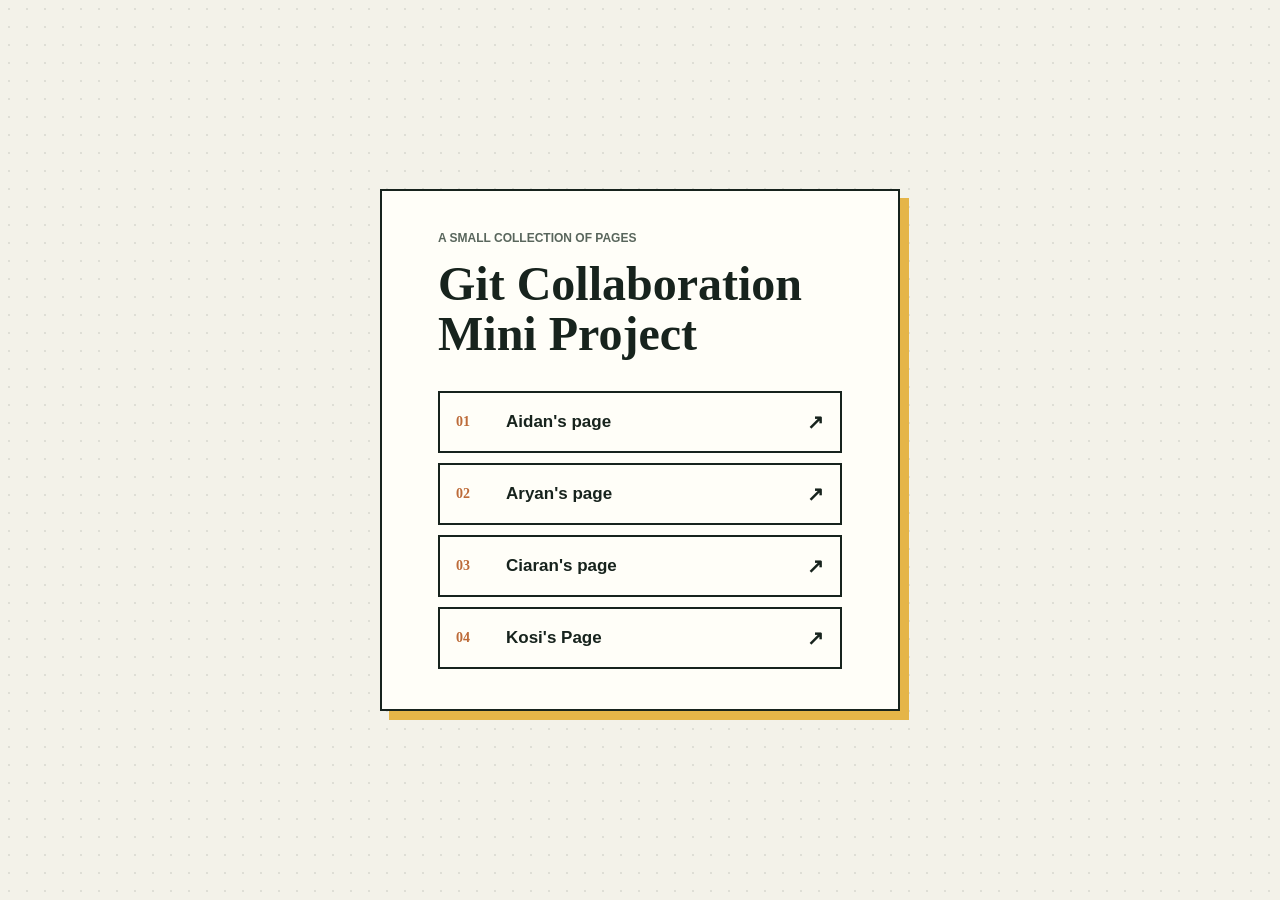
<file: Index.html>
<!DOCTYPE html>
<html lang="en">

<head>
    <meta charset="UTF-8">
    <meta name="viewport" content="width=device-width, initial-scale=1.0">
    <title>Document</title>
    <link rel="stylesheet" href="index.css">
</head>

<body>
    <main class="menu">
        <p class="eyebrow">A small collection of pages</p>
        <h1>Git Collaboration<br>Mini Project</h1>
        <nav aria-label="Project pages">
            <ul class="page-list">
                <li><a class="page-button" href="Aidans.html"><span class="page-number">01</span><span>Aidan's page</span><span class="arrow" aria-hidden="true">&#8599;</span></a></li>
                <li><a class="page-button" href="Aryans.html"><span class="page-number">02</span><span>Aryan's page</span><span class="arrow" aria-hidden="true">&#8599;</span></a></li>
                <li><a class="page-button" href="Ciarans.html"><span class="page-number">03</span><span>Ciaran's page</span><span class="arrow" aria-hidden="true">&#8599;</span></a></li>
                <li><a class="page-button" href="group.html"><span class="page-number">04</span><span>Kosi's Page</span><span class="arrow" aria-hidden="true">&#8599;</span></a></li>
            </ul>
        </nav>
    </main>
</body>

</html>
</file>
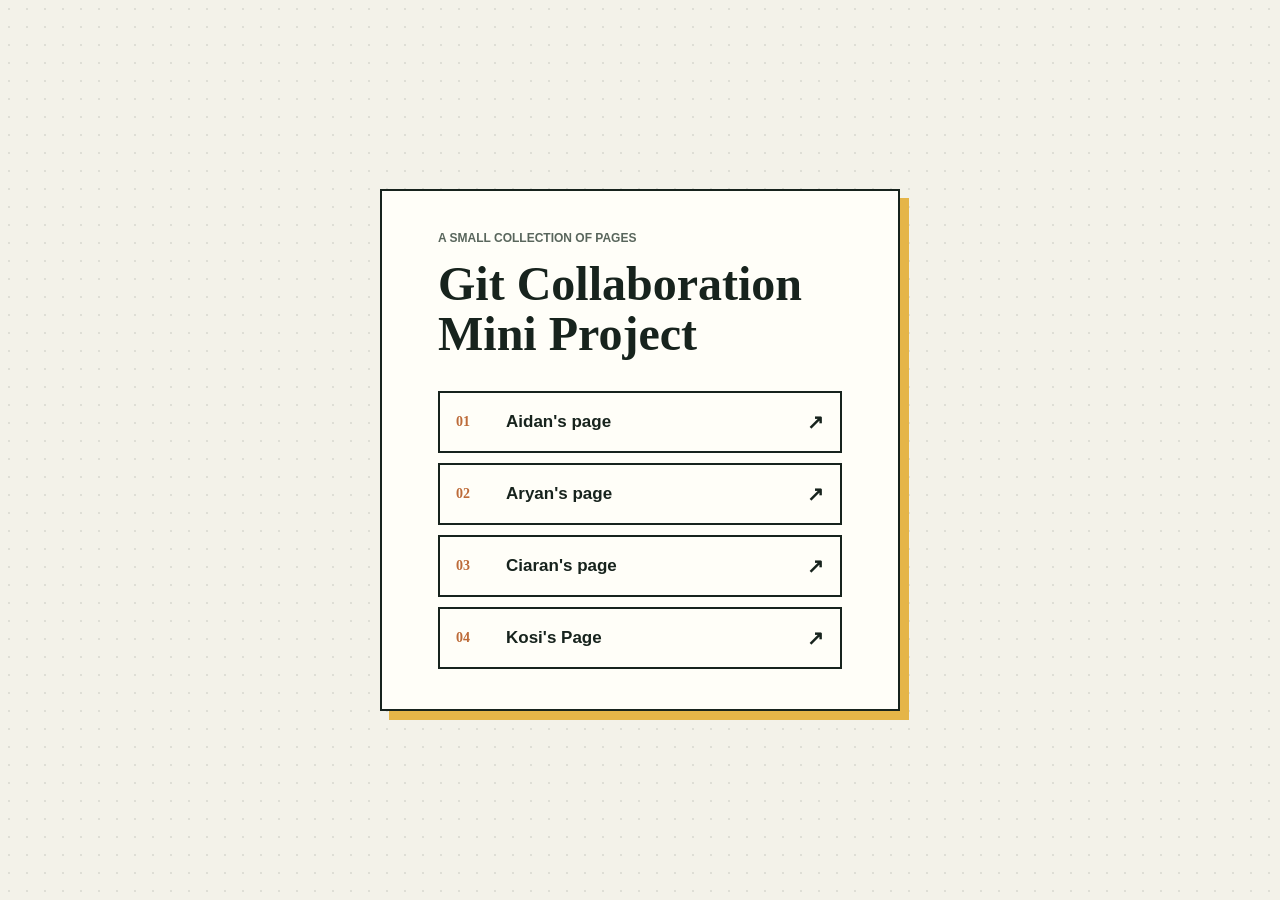
<file: index.html>
<!DOCTYPE html>
<html lang="en">

<head>
    <meta charset="UTF-8">
    <meta name="viewport" content="width=device-width, initial-scale=1.0">
    <title>Document</title>
    <link rel="stylesheet" href="Index.css">
</head>

<body>
    <main class="menu">
        <p class="eyebrow">A small collection of pages</p>
        <h1>Git Collaboration<br>Mini Project</h1>
        <nav aria-label="Project pages">
            <ul class="page-list">
                <li><a class="page-button" href="Aidans.html"><span class="page-number">01</span><span>Aidan's page</span><span class="arrow" aria-hidden="true">&#8599;</span></a></li>
                <li><a class="page-button" href="Aryans.html"><span class="page-number">02</span><span>Aryan's page</span><span class="arrow" aria-hidden="true">&#8599;</span></a></li>
                <li><a class="page-button" href="Ciarans.html"><span class="page-number">03</span><span>Ciaran's page</span><span class="arrow" aria-hidden="true">&#8599;</span></a></li>
                <li><a class="page-button" href="group.html"><span class="page-number">04</span><span>Kosi's Page</span><span class="arrow" aria-hidden="true">&#8599;</span></a></li>
            </ul>
        </nav>
    </main>
</body>

</html>
</file>
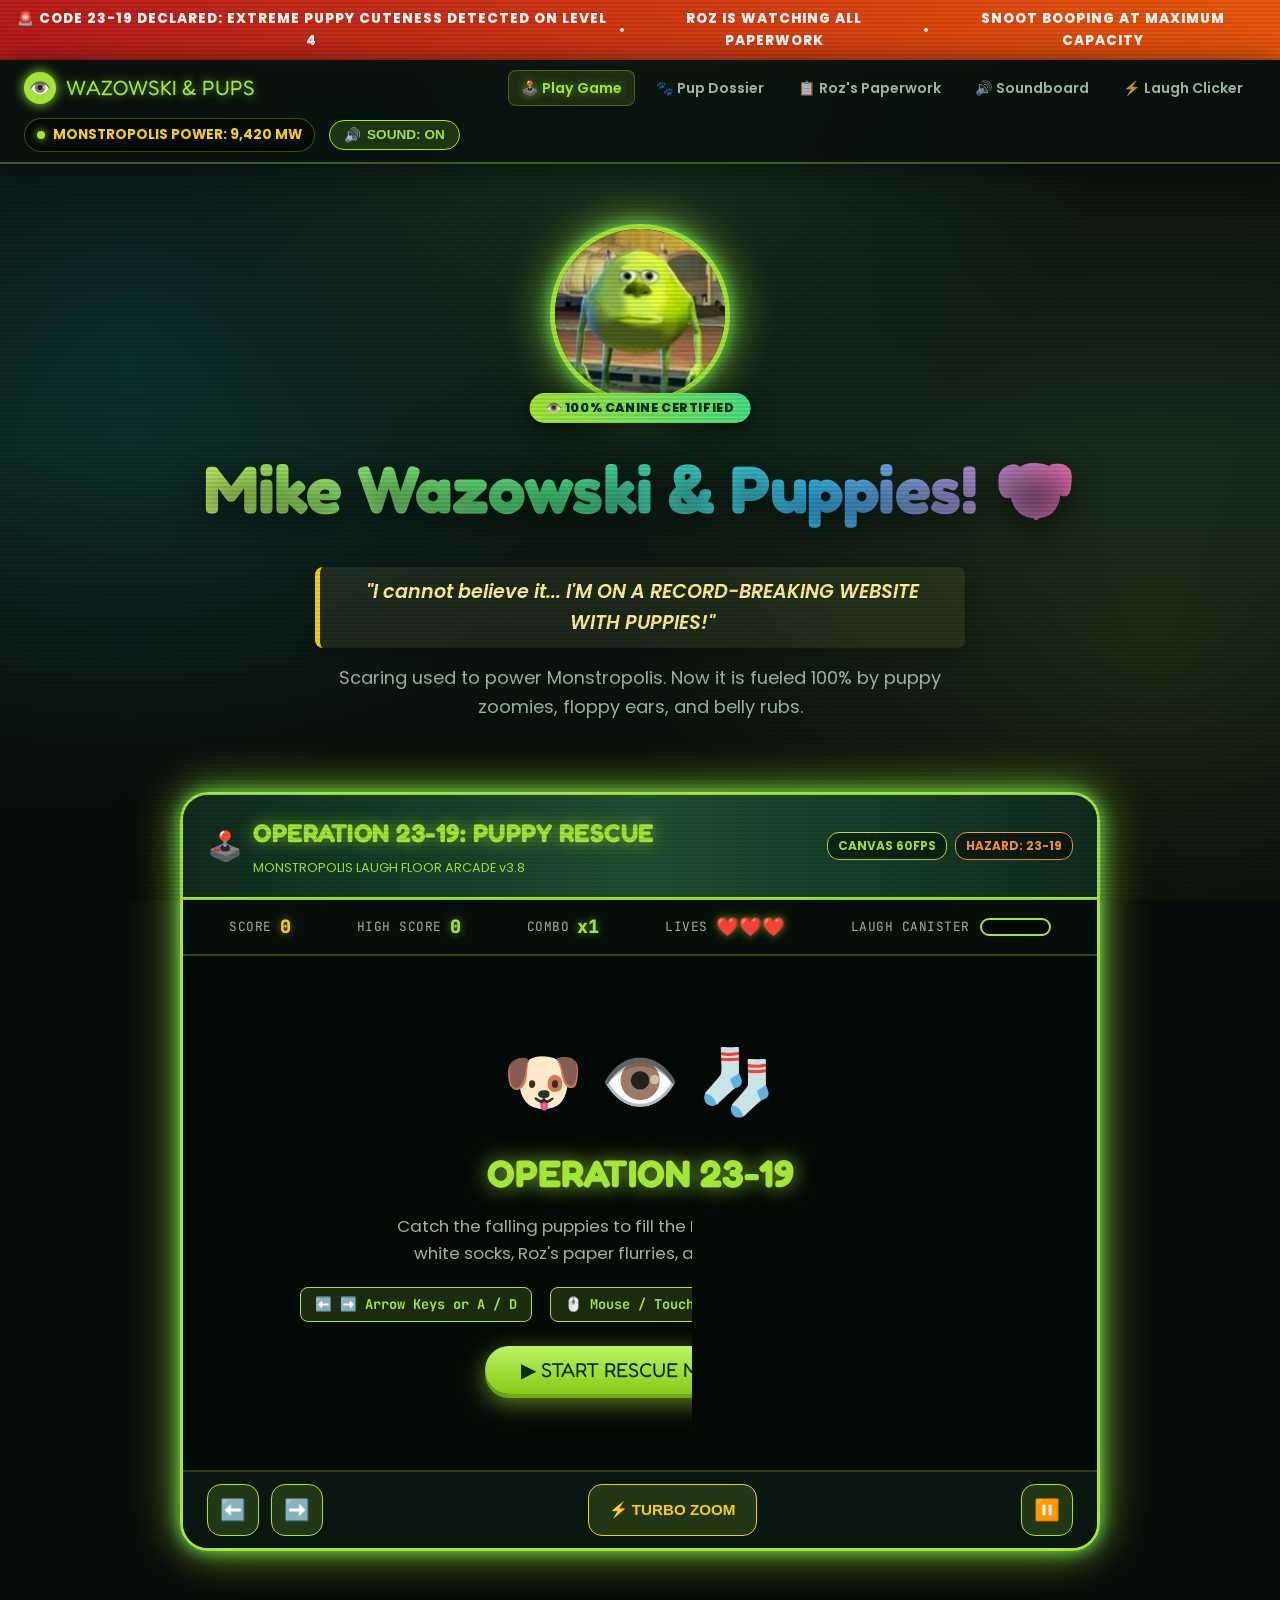
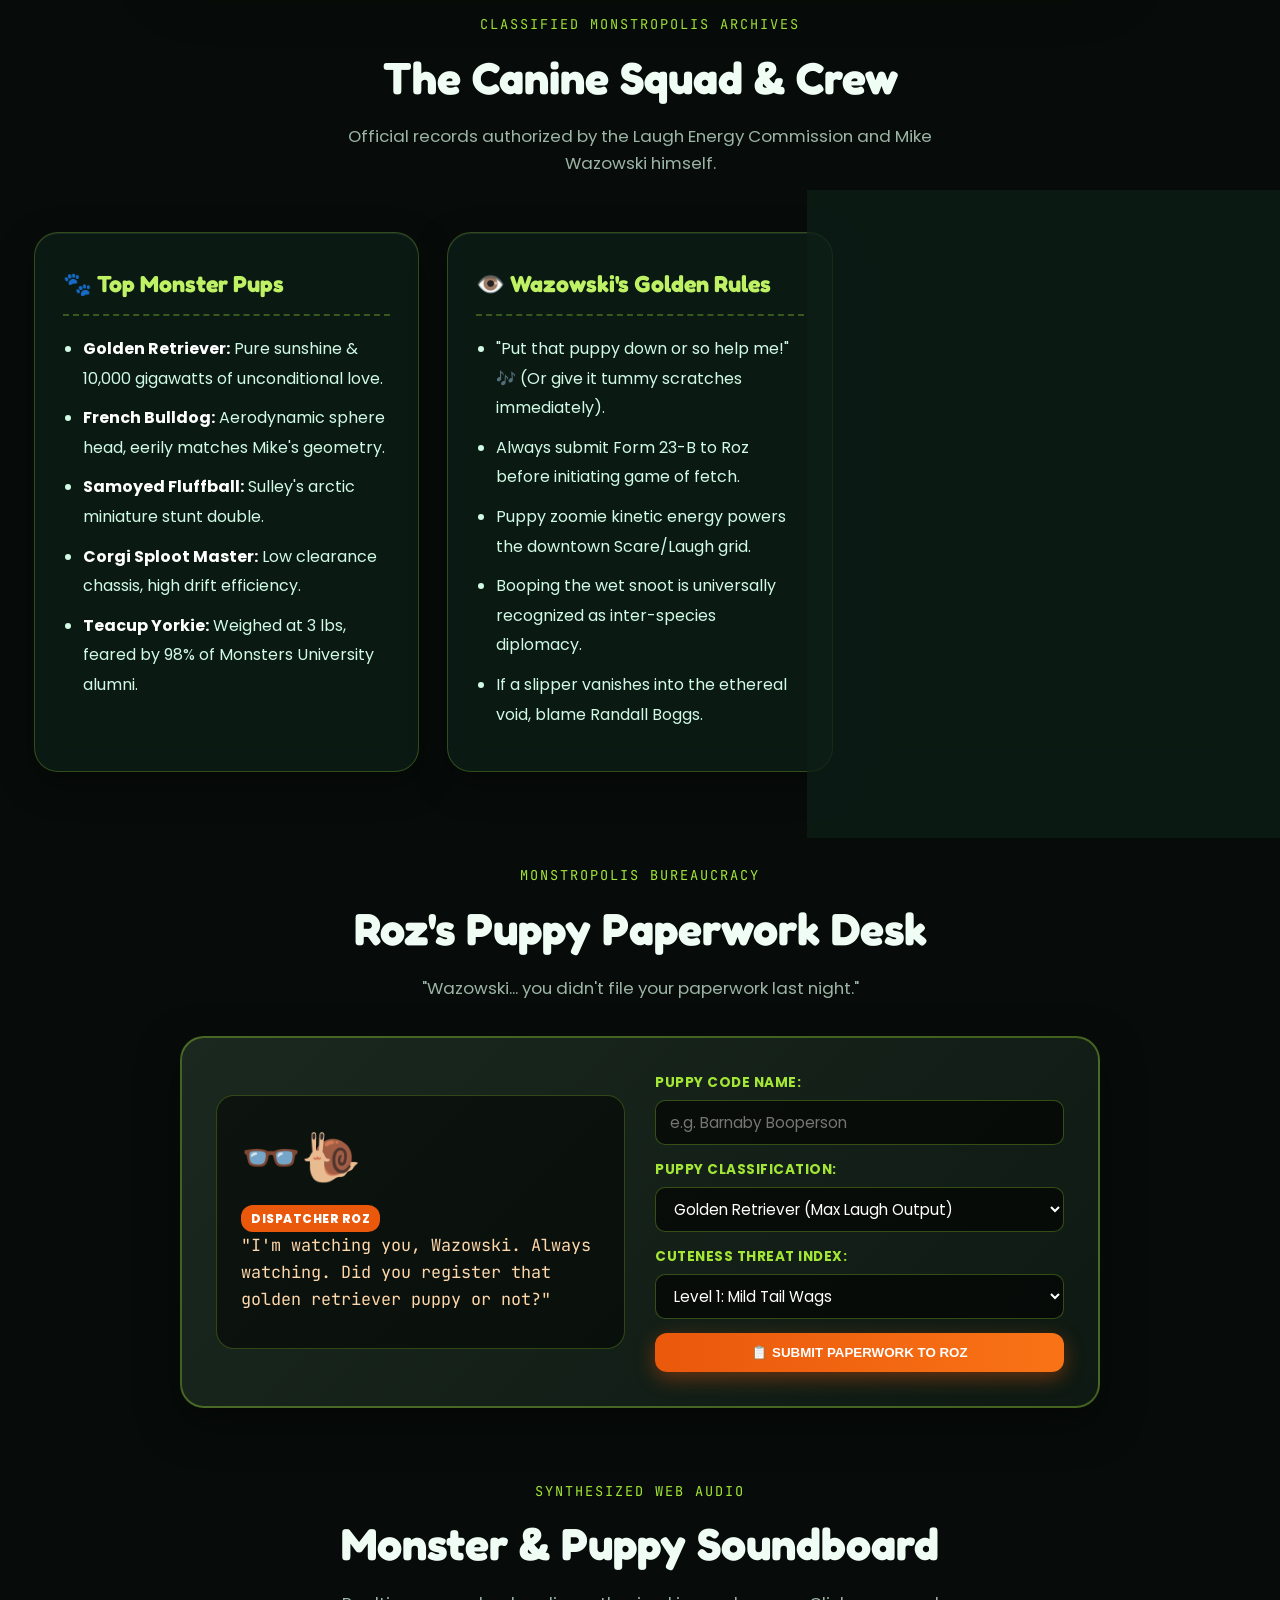
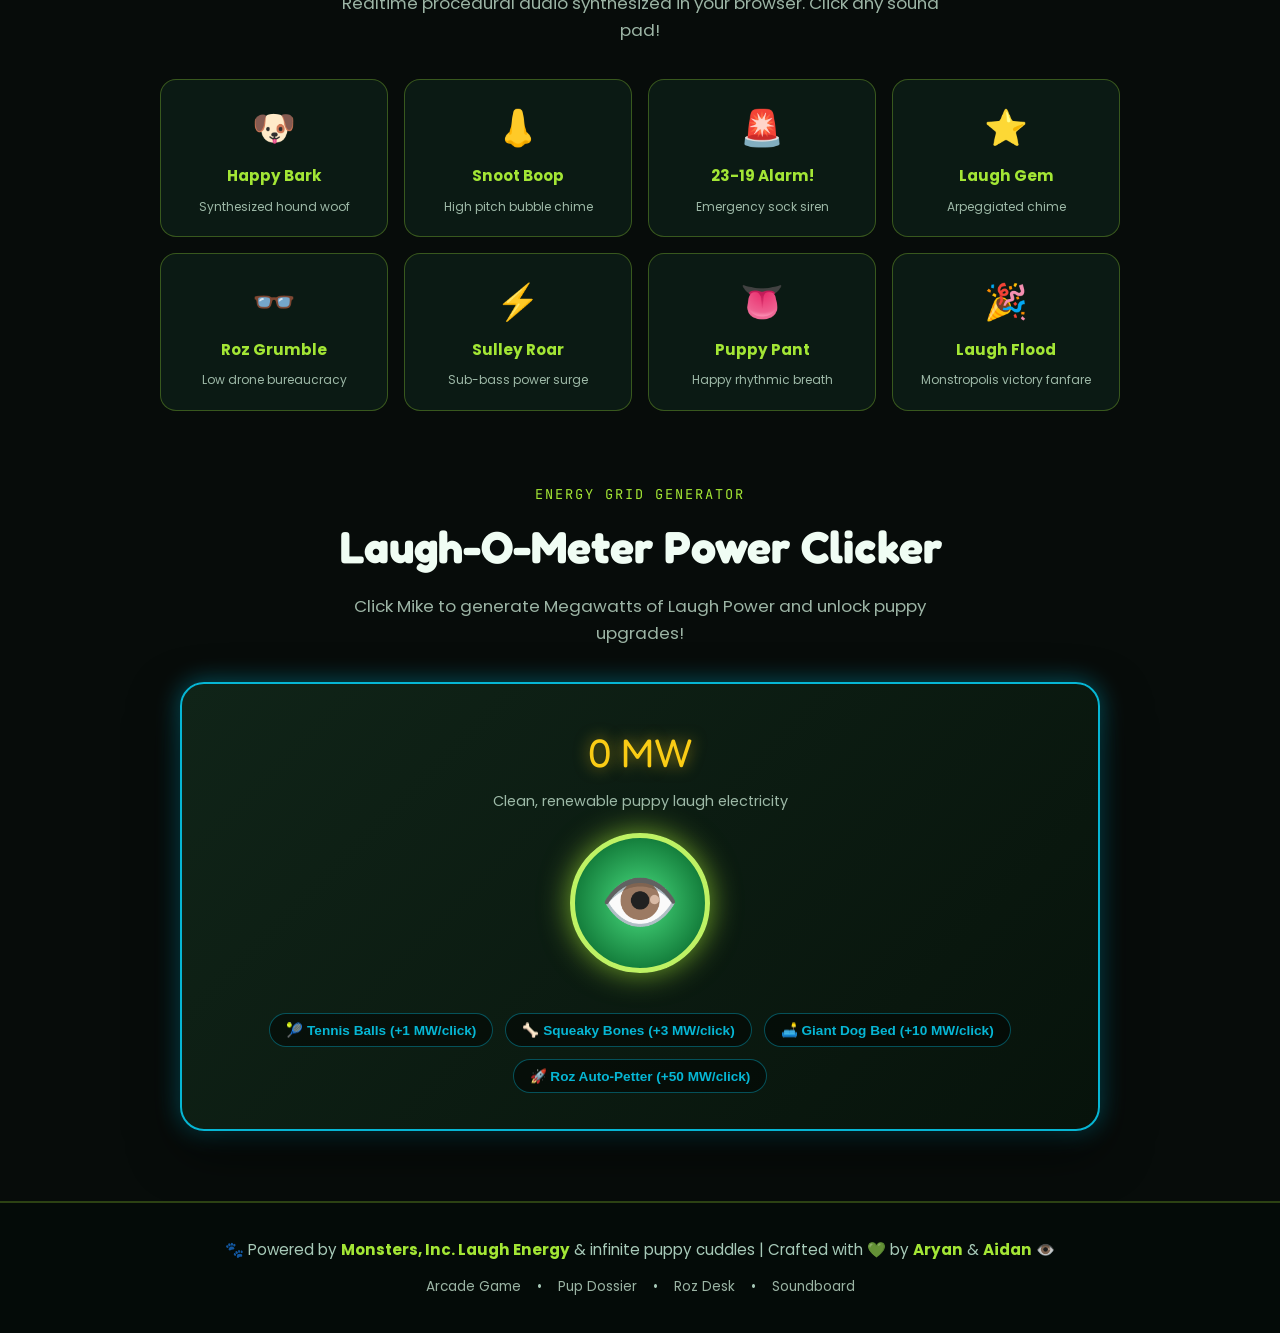
<file: Aryans.html>
<!DOCTYPE html>
<html lang="en">

<head>
    <meta charset="UTF-8">
    <meta name="viewport" content="width=device-width, initial-scale=1.0">
    <title>Mike Wazowski &amp; The Puppy Sanctuary | Insane Edition</title>
    <link rel="stylesheet" href="aryabn.css">
    <link rel="preconnect" href="https://fonts.googleapis.com">
    <link rel="preconnect" href="https://fonts.gstatic.com" crossorigin>
    <link href="https://fonts.googleapis.com/css2?family=Fredoka+One&family=Poppins:wght@400;600;700;800&family=JetBrains+Mono:wght@500;700;800&display=swap" rel="stylesheet">
</head>

<body>

    <!-- CRT Scanline Retro Overlay -->
    <div class="scanlines-overlay"></div>

    <!-- 23-19 Emergency Alert Ticker -->
    <div class="alert-banner">
        <span>🚨 CODE 23-19 DECLARED: EXTREME PUPPY CUTENESS DETECTED ON LEVEL 4</span>
        <span>•</span>
        <span>ROZ IS WATCHING ALL PAPERWORK</span>
        <span>•</span>
        <span>SNOOT BOOPING AT MAXIMUM CAPACITY</span>
    </div>

    <!-- Sticky Monsters Inc HUD Navigation -->
    <header class="monster-hud">
        <div class="hud-logo">
            <span class="eye-icon">👁️</span>
            <span>WAZOWSKI &amp; PUPS</span>
        </div>

        <nav class="hud-nav">
            <a href="#gameSection" class="hud-link active">🕹️ Play Game</a>
            <a href="#cardsSection" class="hud-link">🐾 Pup Dossier</a>
            <a href="#rozSection" class="hud-link">📋 Roz's Paperwork</a>
            <a href="#soundboardSection" class="hud-link">🔊 Soundboard</a>
            <a href="#clickerSection" class="hud-link">⚡ Laugh Clicker</a>
        </nav>

        <div class="hud-meters">
            <div class="global-energy-badge">
                <span class="energy-dot"></span>
                <span>MONSTROPOLIS POWER: <strong id="hudPowerVal">9,420</strong> MW</span>
            </div>
            <button id="soundToggleBtn" class="hud-sound-toggle" title="Toggle Sound FX">
                <span id="soundToggleIcon">🔊</span> SOUND: ON
            </button>
        </div>
    </header>

    <!-- Hero Header -->
    <section class="hero">
        <div class="avatar-container">
            <img src="mike-wazowski-sulley-swap-primary.webp" class="img-rounded" alt="Mike Wazowski" onerror="this.src='im.jpg'">
            <span class="badge">👁️ 100% CANINE CERTIFIED</span>
        </div>
        <h1>Mike Wazowski &amp; Puppies! 🐶</h1>
        <p class="quote">"I cannot believe it... I'M ON A RECORD-BREAKING WEBSITE WITH PUPPIES!"</p>
        <p class="subtitle">Scaring used to power Monstropolis. Now it is fueled 100% by puppy zoomies, floppy ears, and belly rubs.</p>
    </section>

    <!-- SECTION 1: THE PLAYABLE ARCADE GAME -->
    <section id="gameSection" class="game-section">
        <div class="arcade-cabinet">
            <div class="arcade-marquee">
                <div class="marquee-title">
                    <span style="font-size: 1.8rem;">🕹️</span>
                    <div>
                        <h2>OPERATION 23-19: PUPPY RESCUE</h2>
                        <span style="font-size: 0.8rem; color: #a3e635;">MONSTROPOLIS LAUGH FLOOR ARCADE v3.8</span>
                    </div>
                </div>
                <div class="arcade-badges">
                    <span class="arcade-tag">CANVAS 60FPS</span>
                    <span class="arcade-tag hazard">HAZARD: 23-19</span>
                </div>
            </div>

            <!-- Arcade In-Game HUD -->
            <div class="arcade-hud-bar">
                <div class="hud-stat">
                    <span class="stat-label">Score</span>
                    <span id="gameScore" class="stat-value score">0</span>
                </div>
                <div class="hud-stat">
                    <span class="stat-label">High Score</span>
                    <span id="gameHighScore" class="stat-value">0</span>
                </div>
                <div class="hud-stat">
                    <span class="stat-label">Combo</span>
                    <span id="gameCombo" class="stat-value">x1</span>
                </div>
                <div class="hud-stat">
                    <span class="stat-label">Lives</span>
                    <span id="gameLives" class="stat-value lives">❤️❤️❤️</span>
                </div>
                <div class="canister-wrapper">
                    <span class="stat-label">Laugh Canister</span>
                    <div class="canister-track">
                        <div id="gameCanisterFill" class="canister-fill"></div>
                    </div>
                </div>
            </div>

            <!-- Canvas Viewport -->
            <div class="canvas-wrapper">
                <canvas id="wazowskiCanvas" width="800" height="450"></canvas>

                <!-- Start Screen Overlay -->
                <div id="gameStartOverlay" class="game-overlay">
                    <div style="font-size: 4rem; margin-bottom: 10px;">🐶 👁️ 🧦</div>
                    <h3 class="overlay-title">OPERATION 23-19</h3>
                    <p class="overlay-desc">Catch the falling puppies to fill the Laugh Canister! Dodge white socks, Roz's paper flurries, and biohazard cones!</p>
                    <div class="overlay-controls-guide">
                        <span class="key-badge">⬅️ ➡️ Arrow Keys or A / D</span>
                        <span class="key-badge">🖱️ Mouse / Touch Drag</span>
                        <span class="key-badge">⚡ SPACE for Turbo Boost</span>
                    </div>
                    <button id="startGameBtn" class="arcade-btn">▶ START RESCUE MISSION</button>
                </div>

                <!-- Game Over Overlay -->
                <div id="gameOverOverlay" class="game-overlay hidden">
                    <div style="font-size: 4rem; margin-bottom: 10px;">🚨 📋 😱</div>
                    <h3 class="overlay-title" id="gameOverHeading">23-19 INVASION!</h3>
                    <p class="overlay-desc" id="gameOverStats">You rescued 0 puppies and collected 0 Laugh Megawatts!</p>
                    <div style="margin-bottom: 20px;">
                        <span id="gameOverRank" class="arcade-tag" style="font-size: 1rem; padding: 6px 16px;">RANK: PUPPY CADET</span>
                    </div>
                    <button id="restartGameBtn" class="arcade-btn">🔄 TRY AGAIN WAZOWSKI</button>
                </div>
            </div>

            <!-- Touch / Mobile Controls Bar -->
            <div class="arcade-controls-bar">
                <div class="touch-btn-group">
                    <button id="touchLeftBtn" class="touch-btn" aria-label="Move Left">⬅️</button>
                    <button id="touchRightBtn" class="touch-btn" aria-label="Move Right">➡️</button>
                </div>
                <button id="touchBoostBtn" class="touch-btn boost-btn">⚡ TURBO ZOOM</button>
                <div class="touch-btn-group">
                    <button id="pauseGameBtn" class="touch-btn" title="Pause Game">⏸️</button>
                </div>
            </div>
        </div>
    </section>

    <!-- SECTION 2: MONSTER PUPPIES DOSSIER & CREW -->
    <div id="cardsSection" class="section-header">
        <span class="section-tag">CLASSIFIED MONSTROPOLIS ARCHIVES</span>
        <h2 class="section-title">The Canine Squad &amp; Crew</h2>
        <p class="section-subtitle">Official records authorized by the Laugh Energy Commission and Mike Wazowski himself.</p>
    </div>

    <main class="content">
        <section class="card">
            <h2>🐾 Top Monster Pups</h2>
            <ul>
                <li><strong>Golden Retriever:</strong> Pure sunshine &amp; 10,000 gigawatts of unconditional love.</li>
                <li><strong>French Bulldog:</strong> Aerodynamic sphere head, eerily matches Mike's geometry.</li>
                <li><strong>Samoyed Fluffball:</strong> Sulley's arctic miniature stunt double.</li>
                <li><strong>Corgi Sploot Master:</strong> Low clearance chassis, high drift efficiency.</li>
                <li><strong>Teacup Yorkie:</strong> Weighed at 3 lbs, feared by 98% of Monsters University alumni.</li>
            </ul>
        </section>

        <section class="card">
            <h2>👁️ Wazowski's Golden Rules</h2>
            <ul>
                <li>"Put that puppy down or so help me!" 🎶 (Or give it tummy scratches immediately).</li>
                <li>Always submit Form 23-B to Roz before initiating game of fetch.</li>
                <li>Puppy zoomie kinetic energy powers the downtown Scare/Laugh grid.</li>
                <li>Booping the wet snoot is universally recognized as inter-species diplomacy.</li>
                <li>If a slipper vanishes into the ethereal void, blame Randall Boggs.</li>
            </ul>
        </section>

        <section class="card">
            <h2>🏆 The Pup Patrol Roster</h2>
            <ol>
                <li><strong>Aryan:</strong> Chief Canine Happiness Officer &amp; Treat Procurement Tsar.</li>
                <li><strong>Aidan:</strong> Grand Commander of Chaos &amp; Backyard Zoomies Choreographer.</li>
                <li><strong>Jonathan:</strong> Executive Vice President of Ear Scratches &amp; Ball Retrieval.</li>
                <li><strong>Meow:</strong> Undercover Agent disguised as a feline, secretly barks when unsupervised.</li>
            </ol>
        </section>
    </main>

    <!-- SECTION 3: ROZ'S INTERACTIVE PAPERWORK BUREAU -->
    <section id="rozSection" class="roz-section">
        <div class="section-header">
            <span class="section-tag">MONSTROPOLIS BUREAUCRACY</span>
            <h2 class="section-title">Roz's Puppy Paperwork Desk</h2>
            <p class="section-subtitle">"Wazowski... you didn't file your paperwork last night."</p>
        </div>

        <div class="roz-desk">
            <div class="roz-dialogue-box">
                <span class="roz-avatar">👓🐌</span>
                <span class="roz-badge">DISPATCHER ROZ</span>
                <p id="rozQuoteText" class="roz-quote">"I'm watching you, Wazowski. Always watching. Did you register that golden retriever puppy or not?"</p>
                <div id="stampBox" class="stamp-box">APPROVED BY ROZ</div>
            </div>

            <form id="paperworkForm" class="paperwork-form" onsubmit="return false;">
                <div class="form-group">
                    <label class="form-label" for="pupNameInput">Puppy Code Name:</label>
                    <input type="text" id="pupNameInput" class="form-input" placeholder="e.g. Barnaby Booperson" required>
                </div>

                <div class="form-group">
                    <label class="form-label" for="pupBreedSelect">Puppy Classification:</label>
                    <select id="pupBreedSelect" class="form-select">
                        <option value="golden">Golden Retriever (Max Laugh Output)</option>
                        <option value="frenchie">French Bulldog (Wazowski Twin)</option>
                        <option value="corgi">Corgi (High Agility)</option>
                        <option value="pug">Pug (Single-Eyeball Sympathizer)</option>
                        <option value="samoyed">Samoyed (Sulley Impersonator)</option>
                    </select>
                </div>

                <div class="form-group">
                    <label class="form-label" for="hazardLevelSelect">Cuteness Threat Index:</label>
                    <select id="hazardLevelSelect" class="form-select">
                        <option value="low">Level 1: Mild Tail Wags</option>
                        <option value="med">Level 2: Intense Tummy Rub Demands</option>
                        <option value="crit">Level 23-19: Weaponized Puppy Eyes (Critical)</option>
                    </select>
                </div>

                <button type="button" id="submitPaperworkBtn" class="submit-paperwork-btn">
                    📋 SUBMIT PAPERWORK TO ROZ
                </button>
            </form>
        </div>
    </section>

    <!-- SECTION 4: THE MONSTER PUPPY SOUNDBOARD -->
    <section id="soundboardSection" class="soundboard-section">
        <div class="section-header">
            <span class="section-tag">SYNTHESIZED WEB AUDIO</span>
            <h2 class="section-title">Monster &amp; Puppy Soundboard</h2>
            <p class="section-subtitle">Realtime procedural audio synthesized in your browser. Click any sound pad!</p>
        </div>

        <div class="soundboard-grid">
            <div class="sound-btn" data-sound="bark">
                <span class="sound-icon">🐶</span>
                <span class="sound-title">Happy Bark</span>
                <span class="sound-desc">Synthesized hound woof</span>
            </div>
            <div class="sound-btn" data-sound="boop">
                <span class="sound-icon">👃</span>
                <span class="sound-title">Snoot Boop</span>
                <span class="sound-desc">High pitch bubble chime</span>
            </div>
            <div class="sound-btn" data-sound="alarm">
                <span class="sound-icon">🚨</span>
                <span class="sound-title">23-19 Alarm!</span>
                <span class="sound-desc">Emergency sock siren</span>
            </div>
            <div class="sound-btn" data-sound="collect">
                <span class="sound-icon">⭐</span>
                <span class="sound-title">Laugh Gem</span>
                <span class="sound-desc">Arpeggiated chime</span>
            </div>
            <div class="sound-btn" data-sound="roz">
                <span class="sound-icon">👓</span>
                <span class="sound-title">Roz Grumble</span>
                <span class="sound-desc">Low drone bureaucracy</span>
            </div>
            <div class="sound-btn" data-sound="powerup">
                <span class="sound-icon">⚡</span>
                <span class="sound-title">Sulley Roar</span>
                <span class="sound-desc">Sub-bass power surge</span>
            </div>
            <div class="sound-btn" data-sound="pant">
                <span class="sound-icon">👅</span>
                <span class="sound-title">Puppy Pant</span>
                <span class="sound-desc">Happy rhythmic breath</span>
            </div>
            <div class="sound-btn" data-sound="cheer">
                <span class="sound-icon">🎉</span>
                <span class="sound-title">Laugh Flood</span>
                <span class="sound-desc">Monstropolis victory fanfare</span>
            </div>
        </div>
    </section>

    <!-- SECTION 5: LAUGH ENERGY CLICKER -->
    <section id="clickerSection" class="clicker-section">
        <div class="section-header">
            <span class="section-tag">ENERGY GRID GENERATOR</span>
            <h2 class="section-title">Laugh-O-Meter Power Clicker</h2>
            <p class="section-subtitle">Click Mike to generate Megawatts of Laugh Power and unlock puppy upgrades!</p>
        </div>

        <div class="clicker-box">
            <div class="clicker-counter"><span id="clickerCountVal">0</span> MW</div>
            <p style="color: var(--text-dim); font-size: 0.9rem;">Clean, renewable puppy laugh electricity</p>

            <button id="clickerTargetBtn" class="clicker-target-btn" aria-label="Click Mike Wazowski">
                👁️
            </button>

            <div class="clicker-upgrades">
                <button class="upgrade-pill" data-cost="20" data-power="1">🎾 Tennis Balls (+1 MW/click)</button>
                <button class="upgrade-pill" data-cost="50" data-power="3">🦴 Squeaky Bones (+3 MW/click)</button>
                <button class="upgrade-pill" data-cost="150" data-power="10">🛋️ Giant Dog Bed (+10 MW/click)</button>
                <button class="upgrade-pill" data-cost="500" data-power="50">🚀 Roz Auto-Petter (+50 MW/click)</button>
            </div>
        </div>
    </section>

    <!-- Floating Mike Wazowski Eyeball Bubbles -->
    <div class="bubbles">
        <span class="bubble"></span>
        <span class="bubble"></span>
        <span class="bubble"></span>
        <span class="bubble"></span>
        <span class="bubble"></span>
        <span class="bubble"></span>
        <span class="bubble"></span>
        <span class="bubble"></span>
    </div>

    <div class="animations">
        <span class="randoms"></span>
    </div>

    <!-- Footer -->
    <footer class="footer">
        <p>🐾 Powered by <strong>Monsters, Inc. Laugh Energy</strong> &amp; infinite puppy cuddles | Crafted with 💚 by <strong>Aryan</strong> &amp; <strong>Aidan</strong> 👁️</p>
        <div class="footer-nav">
            <a href="#gameSection">Arcade Game</a>
            <span>•</span>
            <a href="#cardsSection">Pup Dossier</a>
            <span>•</span>
            <a href="#rozSection">Roz Desk</a>
            <span>•</span>
            <a href="#soundboardSection">Soundboard</a>
        </div>
    </footer>

    <!-- EMBEDDED SCRIPT ENGINE -->
    <script>
    (function () {
        'use strict';

        /* ── MODULE 1: PROCEDURAL WEB AUDIO SYNTHESIZER ──────────────────── */
        var AudioEngine = (function () {
            var audioCtx = null;
            var isMuted = false;

            function getContext() {
                if (!audioCtx) {
                    var AudioContextClass = window.AudioContext || window.webkitAudioContext;
                    if (AudioContextClass) {
                        audioCtx = new AudioContextClass();
                    }
                }
                if (audioCtx && audioCtx.state === 'suspended') {
                    audioCtx.resume();
                }
                return audioCtx;
            }

            function playTone(freq, type, duration, delay, gainLevel) {
                if (isMuted) return;
                var ctx = getContext();
                if (!ctx) return;
                delay = delay || 0;
                gainLevel = gainLevel || 0.15;

                var osc = ctx.createOscillator();
                var gain = ctx.createGain();

                osc.type = type || 'sine';
                osc.frequency.setValueAtTime(freq, ctx.currentTime + delay);

                gain.gain.setValueAtTime(gainLevel, ctx.currentTime + delay);
                gain.gain.exponentialRampToValueAtTime(0.0001, ctx.currentTime + delay + duration);

                osc.connect(gain);
                gain.connect(ctx.destination);

                osc.start(ctx.currentTime + delay);
                osc.stop(ctx.currentTime + delay + duration);
            }

            return {
                toggleMute: function () {
                    isMuted = !isMuted;
                    return !isMuted;
                },
                isAudioActive: function () {
                    return !isMuted;
                },
                playBoop: function () {
                    if (isMuted) return;
                    var ctx = getContext();
                    if (!ctx) return;
                    var osc = ctx.createOscillator();
                    var gain = ctx.createGain();
                    osc.type = 'sine';
                    osc.frequency.setValueAtTime(587.33, ctx.currentTime);
                    osc.frequency.exponentialRampToValueAtTime(880, ctx.currentTime + 0.12);
                    gain.gain.setValueAtTime(0.2, ctx.currentTime);
                    gain.gain.exponentialRampToValueAtTime(0.001, ctx.currentTime + 0.12);
                    osc.connect(gain);
                    gain.connect(ctx.destination);
                    osc.start();
                    osc.stop(ctx.currentTime + 0.12);
                },
                playBark: function () {
                    if (isMuted) return;
                    var ctx = getContext();
                    if (!ctx) return;
                    var osc = ctx.createOscillator();
                    var gain = ctx.createGain();
                    osc.type = 'sawtooth';
                    osc.frequency.setValueAtTime(260, ctx.currentTime);
                    osc.frequency.exponentialRampToValueAtTime(120, ctx.currentTime + 0.18);
                    gain.gain.setValueAtTime(0.25, ctx.currentTime);
                    gain.gain.exponentialRampToValueAtTime(0.001, ctx.currentTime + 0.18);
                    osc.connect(gain);
                    gain.connect(ctx.destination);
                    osc.start();
                    osc.stop(ctx.currentTime + 0.18);
                },
                playAlarm: function () {
                    if (isMuted) return;
                    playTone(900, 'sawtooth', 0.15, 0, 0.2);
                    playTone(650, 'sawtooth', 0.15, 0.16, 0.2);
                    playTone(900, 'sawtooth', 0.15, 0.32, 0.2);
                    playTone(650, 'sawtooth', 0.2, 0.48, 0.2);
                },
                playCollect: function () {
                    if (isMuted) return;
                    playTone(523.25, 'triangle', 0.1, 0, 0.2);
                    playTone(659.25, 'triangle', 0.1, 0.08, 0.2);
                    playTone(783.99, 'triangle', 0.1, 0.16, 0.2);
                    playTone(1046.50, 'triangle', 0.2, 0.24, 0.2);
                },
                playRoz: function () {
                    if (isMuted) return;
                    playTone(85, 'sawtooth', 0.3, 0, 0.25);
                    playTone(75, 'sawtooth', 0.35, 0.2, 0.25);
                },
                playPowerup: function () {
                    if (isMuted) return;
                    var ctx = getContext();
                    if (!ctx) return;
                    var osc = ctx.createOscillator();
                    var gain = ctx.createGain();
                    osc.type = 'triangle';
                    osc.frequency.setValueAtTime(150, ctx.currentTime);
                    osc.frequency.exponentialRampToValueAtTime(900, ctx.currentTime + 0.35);
                    gain.gain.setValueAtTime(0.25, ctx.currentTime);
                    gain.gain.exponentialRampToValueAtTime(0.001, ctx.currentTime + 0.35);
                    osc.connect(gain);
                    gain.connect(ctx.destination);
                    osc.start();
                    osc.stop(ctx.currentTime + 0.35);
                },
                playPant: function () {
                    if (isMuted) return;
                    playTone(320, 'sine', 0.08, 0, 0.1);
                    playTone(300, 'sine', 0.08, 0.12, 0.1);
                },
                playCheer: function () {
                    if (isMuted) return;
                    playTone(440, 'triangle', 0.15, 0, 0.2);
                    playTone(554.37, 'triangle', 0.15, 0.12, 0.2);
                    playTone(659.25, 'triangle', 0.15, 0.24, 0.2);
                    playTone(880, 'triangle', 0.4, 0.36, 0.25);
                },
                playHurt: function () {
                    if (isMuted) return;
                    playTone(180, 'square', 0.12, 0, 0.2);
                    playTone(90, 'square', 0.2, 0.1, 0.2);
                }
            };
        })();

        // Sound Toggle Button Handler
        var soundToggleBtn = document.getElementById('soundToggleBtn');
        var soundToggleIcon = document.getElementById('soundToggleIcon');
        if (soundToggleBtn) {
            soundToggleBtn.addEventListener('click', function () {
                var active = AudioEngine.toggleMute();
                soundToggleBtn.innerHTML = active ? '<span>🔊</span> SOUND: ON' : '<span>🔇</span> SOUND: OFF';
                if (active) AudioEngine.playBoop();
            });
        }

        /* ── MODULE 2: INTERACTIVE SOUNDBOARD ────────────────────────────── */
        var soundPads = document.querySelectorAll('.sound-btn');
        soundPads.forEach(function (pad) {
            pad.addEventListener('click', function () {
                var soundType = pad.getAttribute('data-sound');
                switch (soundType) {
                    case 'bark': AudioEngine.playBark(); break;
                    case 'boop': AudioEngine.playBoop(); break;
                    case 'alarm': AudioEngine.playAlarm(); break;
                    case 'collect': AudioEngine.playCollect(); break;
                    case 'roz': AudioEngine.playRoz(); break;
                    case 'powerup': AudioEngine.playPowerup(); break;
                    case 'pant': AudioEngine.playPant(); break;
                    case 'cheer': AudioEngine.playCheer(); break;
                }
            });
        });

        /* ── MODULE 3: ROZ'S PAPERWORK DESK ───────────────────────────────── */
        var submitPaperworkBtn = document.getElementById('submitPaperworkBtn');
        var rozQuoteText = document.getElementById('rozQuoteText');
        var stampBox = document.getElementById('stampBox');
        var pupNameInput = document.getElementById('pupNameInput');

        var rozQuotes = [
            "Your paperwork is in order, Wazowski. This time. Don't let me catch that dog shedding on the Laugh Floor.",
            "I'm watching you, Wazowski. Always watching. Even when you're feeding puppies bacon treats.",
            "Form 23-B accepted. But remember: if a sock disappears, it's 24 hours of filing for you.",
            "Very well, Wazowski. Approved. Now take that fluffy beast and go make Monstropolis laugh."
        ];

        if (submitPaperworkBtn) {
            submitPaperworkBtn.addEventListener('click', function () {
                var name = (pupNameInput && pupNameInput.value.trim()) || "Barnaby";
                AudioEngine.playBoop();

                if (stampBox) {
                    stampBox.style.display = 'block';
                    stampBox.textContent = 'APPROVED: ' + name.toUpperCase();
                }

                if (rozQuoteText) {
                    var quote = rozQuotes[Math.floor(Math.random() * rozQuotes.length)];
                    rozQuoteText.textContent = '"' + quote + '"';
                }

                setTimeout(function () {
                    AudioEngine.playCollect();
                }, 300);
            });
        }

        /* ── MODULE 4: LAUGH ENERGY CLICKER & PARTICLE FX ─────────────────── */
        var clickerTargetBtn = document.getElementById('clickerTargetBtn');
        var clickerCountVal = document.getElementById('clickerCountVal');
        var hudPowerVal = document.getElementById('hudPowerVal');
        var clickPower = 1;
        var totalLaughPower = 0;

        function spawnParticle(x, y, text) {
            var p = document.createElement('div');
            p.className = 'click-particle';
            p.textContent = text;
            p.style.left = x + 'px';
            p.style.top = y + 'px';
            document.body.appendChild(p);
            setTimeout(function () {
                if (p.parentNode) p.parentNode.removeChild(p);
            }, 1000);
        }

        if (clickerTargetBtn) {
            clickerTargetBtn.addEventListener('click', function (e) {
                totalLaughPower += clickPower;
                if (clickerCountVal) clickerCountVal.textContent = totalLaughPower.toLocaleString();
                if (hudPowerVal) hudPowerVal.textContent = (9420 + totalLaughPower).toLocaleString();
                AudioEngine.playBoop();
                spawnParticle(e.clientX, e.clientY, '+' + clickPower + ' MW ⚡');
            });
        }

        var upgradePills = document.querySelectorAll('.upgrade-pill');
        upgradePills.forEach(function (pill) {
            pill.addEventListener('click', function () {
                var cost = parseInt(pill.getAttribute('data-cost'), 10);
                var power = parseInt(pill.getAttribute('data-power'), 10);
                if (totalLaughPower >= cost) {
                    totalLaughPower -= cost;
                    clickPower += power;
                    if (clickerCountVal) clickerCountVal.textContent = totalLaughPower.toLocaleString();
                    pill.textContent = '✅ Upgraded! (+' + power + ')';
                    pill.style.borderColor = '#a3e635';
                    AudioEngine.playPowerup();
                } else {
                    AudioEngine.playHurt();
                    pill.style.borderColor = '#ef4444';
                    setTimeout(function () { pill.style.borderColor = ''; }, 400);
                }
            });
        });

        /* ── MODULE 5: ARCADE CANVAS GAME (OPERATION 23-19) ──────────────── */
        var canvas = document.getElementById('wazowskiCanvas');
        if (!canvas) return;
        var ctx = canvas.getContext('2d');

        var gameScoreEl = document.getElementById('gameScore');
        var gameHighScoreEl = document.getElementById('gameHighScore');
        var gameComboEl = document.getElementById('gameCombo');
        var gameLivesEl = document.getElementById('gameLives');
        var gameCanisterFill = document.getElementById('gameCanisterFill');
        var gameStartOverlay = document.getElementById('gameStartOverlay');
        var gameOverOverlay = document.getElementById('gameOverOverlay');
        var gameOverStats = document.getElementById('gameOverStats');
        var gameOverRank = document.getElementById('gameOverRank');
        var startGameBtn = document.getElementById('startGameBtn');
        var restartGameBtn = document.getElementById('restartGameBtn');
        var pauseGameBtn = document.getElementById('pauseGameBtn');
        var touchLeftBtn = document.getElementById('touchLeftBtn');
        var touchRightBtn = document.getElementById('touchRightBtn');
        var touchBoostBtn = document.getElementById('touchBoostBtn');

        // Saved High Score
        var highScore = 0;
        try {
            highScore = parseInt(localStorage.getItem('wazowski_hiscore') || '0', 10);
        } catch (err) {}
        if (gameHighScoreEl) gameHighScoreEl.textContent = highScore;

        // Game State Variables
        var isPlaying = false;
        var isPaused = false;
        var score = 0;
        var combo = 1;
        var lives = 3;
        var canister = 0; // 0 to 100
        var puppiesRescued = 0;
        var frameCount = 0;
        var spawnRate = 65; // frames between spawns

        // Player: Mike Wazowski
        var player = {
            x: canvas.width / 2,
            y: canvas.height - 70,
            radius: 34,
            speed: 7,
            vx: 0,
            eyeTargetX: canvas.width / 2,
            eyeTargetY: canvas.height / 2,
            isBoosting: false,
            boostTimer: 0
        };

        // Key Input State
        var keys = {
            left: false,
            right: false,
            boost: false
        };

        // Game Entities
        var items = [];      // Puppies and Hazards
        var particles = [];  // Sparkles & Hearts

        // Entity Types Configuration
        var ENTITY_TYPES = [
            { type: 'pup_golden', isPup: true, emoji: '🐶', name: 'Golden Pup', pts: 100, canister: 8, r: 24, speed: 2.8 },
            { type: 'pup_corgi', isPup: true, emoji: '🐾', name: 'Corgi', pts: 150, canister: 12, r: 22, speed: 3.4 },
            { type: 'pup_frenchie', isPup: true, emoji: '🐶', name: 'Frenchie', pts: 120, canister: 10, r: 22, speed: 3.0 },
            { type: 'pup_sulley', isPup: true, emoji: '🐩', name: 'Sulley Pup', pts: 250, canister: 20, r: 26, speed: 3.6 },
            { type: 'bone_star', isPup: true, emoji: '⭐', name: 'Golden Bone', pts: 300, canister: 25, r: 20, speed: 4.2 },
            { type: 'hazard_sock', isPup: false, emoji: '🧦', name: '23-19 White Sock', r: 24, speed: 3.5 },
            { type: 'hazard_paper', isPup: false, emoji: '📋', name: 'Roz Paperwork', r: 24, speed: 3.8 },
            { type: 'hazard_cone', isPup: false, emoji: '🚨', name: 'Biohazard Cone', r: 26, speed: 4.0 }
        ];

        function resetGame() {
            score = 0;
            combo = 1;
            lives = 3;
            canister = 0;
            puppiesRescued = 0;
            frameCount = 0;
            spawnRate = 65;
            items = [];
            particles = [];
            player.x = canvas.width / 2;
            player.vx = 0;
            player.isBoosting = false;
            updateHud();
        }

        function updateHud() {
            if (gameScoreEl) gameScoreEl.textContent = score;
            if (gameComboEl) gameComboEl.textContent = 'x' + combo;
            if (gameCanisterFill) gameCanisterFill.style.width = Math.min(100, canister) + '%';
            if (gameLivesEl) {
                var hearts = '';
                for (var i = 0; i < lives; i++) hearts += '❤️';
                gameLivesEl.textContent = hearts || '💀';
            }
        }

        function createParticles(x, y, color, count) {
            for (var i = 0; i < count; i++) {
                var angle = Math.random() * Math.PI * 2;
                var speed = Math.random() * 4 + 1.5;
                particles.push({
                    x: x,
                    y: y,
                    vx: Math.cos(angle) * speed,
                    vy: Math.sin(angle) * speed,
                    color: color,
                    size: Math.random() * 5 + 2,
                    alpha: 1,
                    decay: Math.random() * 0.03 + 0.02
                });
            }
        }

        function spawnItem() {
            var isHazard = Math.random() < 0.32;
            var candidates = ENTITY_TYPES.filter(function (e) {
                return isHazard ? !e.isPup : e.isPup;
            });
            var pick = candidates[Math.floor(Math.random() * candidates.length)];
            items.push({
                x: Math.random() * (canvas.width - 80) + 40,
                y: -30,
                r: pick.r,
                speed: pick.speed + (score > 1000 ? 0.7 : 0),
                isPup: pick.isPup,
                emoji: pick.emoji,
                pts: pick.pts || 0,
                canister: pick.canister || 0,
                name: pick.name,
                rot: 0,
                vRot: (Math.random() - 0.5) * 0.05
            });
        }

        function triggerSuperLaughFloor() {
            AudioEngine.playCheer();
            createParticles(player.x, player.y, '#bef264', 40);
            createParticles(canvas.width / 2, 100, '#38bdf8', 30);
            score += 500;
            canister = 0;
            updateHud();
        }

        // Custom Canvas Rendering of Mike Wazowski
        function drawMikeWazowski(x, y, r, isNearHazard) {
            ctx.save();
            ctx.translate(x, y);

            // Legs
            ctx.strokeStyle = '#65a30d';
            ctx.lineWidth = 4;
            ctx.lineCap = 'round';
            // Left leg
            ctx.beginPath();
            ctx.moveTo(-12, r - 6);
            ctx.lineTo(-18, r + 24);
            ctx.lineTo(-28, r + 26);
            ctx.stroke();
            // Right leg
            ctx.beginPath();
            ctx.moveTo(12, r - 6);
            ctx.lineTo(18, r + 24);
            ctx.lineTo(28, r + 26);
            ctx.stroke();

            // Arms
            ctx.beginPath();
            ctx.moveTo(-r + 4, 4);
            ctx.lineTo(-r - 14, -8);
            ctx.stroke();
            ctx.beginPath();
            ctx.moveTo(r - 4, 4);
            ctx.lineTo(r + 14, -8);
            ctx.stroke();

            // Little Horns
            ctx.fillStyle = '#fef08a';
            ctx.beginPath();
            ctx.moveTo(-16, -r + 4);
            ctx.lineTo(-22, -r - 12);
            ctx.lineTo(-10, -r + 2);
            ctx.fill();

            ctx.beginPath();
            ctx.moveTo(16, -r + 4);
            ctx.lineTo(22, -r - 12);
            ctx.lineTo(10, -r + 2);
            ctx.fill();

            // Round Green Body
            var bodyGrad = ctx.createRadialGradient(-8, -8, 6, 0, 0, r);
            bodyGrad.addColorStop(0, '#bef264');
            bodyGrad.addColorStop(0.7, '#84cc16');
            bodyGrad.addColorStop(1, '#4d7c0f');
            ctx.fillStyle = bodyGrad;
            ctx.beginPath();
            ctx.arc(0, 0, r, 0, Math.PI * 2);
            ctx.fill();

            // Mike's Giant Eyeball Sclera (White)
            var eyeRadius = r * 0.48;
            ctx.fillStyle = '#ffffff';
            ctx.beginPath();
            ctx.arc(0, -2, eyeRadius, 0, Math.PI * 2);
            ctx.fill();
            ctx.strokeStyle = '#3f6212';
            ctx.lineWidth = 2;
            ctx.stroke();

            // Eyeball Iris (Green) tracking nearest puppy
            var dx = player.eyeTargetX - x;
            var dy = player.eyeTargetY - y;
            var angle = Math.atan2(dy, dx);
            var maxPupilDist = eyeRadius * 0.38;
            var px = Math.cos(angle) * maxPupilDist;
            var py = -2 + Math.sin(angle) * maxPupilDist;

            var irisGrad = ctx.createRadialGradient(px, py, 1, px, py, eyeRadius * 0.55);
            irisGrad.addColorStop(0, '#22c55e');
            irisGrad.addColorStop(0.8, '#15803d');
            irisGrad.addColorStop(1, '#052e16');
            ctx.fillStyle = irisGrad;
            ctx.beginPath();
            ctx.arc(px, py, eyeRadius * 0.52, 0, Math.PI * 2);
            ctx.fill();

            // Pupil (Black)
            ctx.fillStyle = '#000000';
            ctx.beginPath();
            ctx.arc(px, py, eyeRadius * 0.26, 0, Math.PI * 2);
            ctx.fill();

            // Eye Glint (White glossy sparkle)
            ctx.fillStyle = '#ffffff';
            ctx.beginPath();
            ctx.arc(px - 3, py - 3, eyeRadius * 0.1, 0, Math.PI * 2);
            ctx.fill();

            // Mouth (Smile or Shocked based on hazard)
            ctx.strokeStyle = '#052e16';
            ctx.fillStyle = '#450a0a';
            ctx.lineWidth = 2.5;
            ctx.beginPath();
            if (isNearHazard) {
                // Shocked "O" mouth
                ctx.arc(0, r * 0.52, 6, 0, Math.PI * 2);
                ctx.fill();
                ctx.stroke();
            } else {
                // Happy big smile with teeth
                ctx.arc(0, r * 0.32, r * 0.38, 0.15 * Math.PI, 0.85 * Math.PI, false);
                ctx.stroke();
            }

            ctx.restore();
        }

        function gameLoop() {
            if (!isPlaying) return;

            if (!isPaused) {
                frameCount++;

                // Clear Canvas with arcade grid effect
                ctx.fillStyle = '#06130b';
                ctx.fillRect(0, 0, canvas.width, canvas.height);

                // Subtle animated Monstropolis background doors & grid
                ctx.strokeStyle = 'rgba(163, 230, 53, 0.07)';
                ctx.lineWidth = 1;
                for (var gx = 0; gx < canvas.width; gx += 40) {
                    ctx.beginPath();
                    ctx.moveTo(gx, 0);
                    ctx.lineTo(gx, canvas.height);
                    ctx.stroke();
                }
                for (var gy = 0; gy < canvas.height; gy += 40) {
                    ctx.beginPath();
                    ctx.moveTo(0, gy);
                    ctx.lineTo(canvas.width, gy);
                    ctx.stroke();
                }

                // Player Movement Physics
                var speedMultiplier = player.isBoosting ? 1.7 : 1.0;
                if (keys.left) player.vx = -player.speed * speedMultiplier;
                else if (keys.right) player.vx = player.speed * speedMultiplier;
                else player.vx *= 0.75; // Friction

                player.x += player.vx;
                if (player.x - player.radius < 10) player.x = 10 + player.radius;
                if (player.x + player.radius > canvas.width - 10) player.x = canvas.width - 10 - player.radius;

                if (player.isBoosting) {
                    player.boostTimer--;
                    if (player.boostTimer <= 0) player.isBoosting = false;
                    createParticles(player.x, player.y + player.radius, '#a3e635', 1);
                }

                // Spawn items periodically
                if (frameCount % spawnRate === 0) {
                    spawnItem();
                    if (frameCount % 400 === 0 && spawnRate > 35) spawnRate -= 3;
                }

                // Find nearest item for Mike's eyeball gaze
                var nearestPup = null;
                var nearestDist = 999999;
                var isNearHazard = false;

                // Update & Render falling items
                for (var i = items.length - 1; i >= 0; i--) {
                    var item = items[i];
                    item.y += item.speed;
                    item.rot += item.vRot;

                    var d = Math.hypot(item.x - player.x, item.y - player.y);
                    if (d < nearestDist && item.isPup) {
                        nearestDist = d;
                        nearestPup = item;
                    }
                    if (d < 110 && !item.isPup) {
                        isNearHazard = true;
                    }

                    // Collision Detection with Mike
                    if (d < player.radius + item.r) {
                        if (item.isPup) {
                            // CATCH PUPPY!
                            score += item.pts * combo;
                            combo++;
                            canister += item.canister;
                            puppiesRescued++;
                            createParticles(item.x, item.y, '#bef264', 16);
                            AudioEngine.playCollect();

                            if (canister >= 100) {
                                triggerSuperLaughFloor();
                            }
                        } else {
                            // HIT HAZARD (23-19 SOCK / PAPERWORK)
                            lives--;
                            combo = 1;
                            createParticles(item.x, item.y, '#ef4444', 20);
                            AudioEngine.playAlarm();

                            if (lives <= 0) {
                                endGame();
                                return;
                            }
                        }
                        updateHud();
                        items.splice(i, 1);
                        continue;
                    }

                    // Item fell past bottom
                    if (item.y > canvas.height + 40) {
                        if (item.isPup) combo = 1; // Missed a pup drops combo
                        updateHud();
                        items.splice(i, 1);
                        continue;
                    }

                    // Draw item emoji
                    ctx.save();
                    ctx.translate(item.x, item.y);
                    ctx.rotate(item.rot);
                    ctx.font = (item.r * 1.6) + 'px sans-serif';
                    ctx.textAlign = 'center';
                    ctx.textBaseline = 'middle';
                    ctx.fillText(item.emoji, 0, 0);
                    ctx.restore();
                }

                // Set eye target
                if (nearestPup) {
                    player.eyeTargetX = nearestPup.x;
                    player.eyeTargetY = nearestPup.y;
                } else {
                    player.eyeTargetX = canvas.width / 2;
                    player.eyeTargetY = canvas.height / 2;
                }

                // Render Particles
                for (var pIdx = particles.length - 1; pIdx >= 0; pIdx--) {
                    var part = particles[pIdx];
                    part.x += part.vx;
                    part.y += part.vy;
                    part.alpha -= part.decay;
                    if (part.alpha <= 0) {
                        particles.splice(pIdx, 1);
                        continue;
                    }
                    ctx.fillStyle = part.color;
                    ctx.globalAlpha = Math.max(0, part.alpha);
                    ctx.beginPath();
                    ctx.arc(part.x, part.y, part.size, 0, Math.PI * 2);
                    ctx.fill();
                    ctx.globalAlpha = 1.0;
                }

                // Draw Mike Wazowski
                drawMikeWazowski(player.x, player.y, player.radius, isNearHazard);
            }

            requestAnimationFrame(gameLoop);
        }

        function startGame() {
            resetGame();
            isPlaying = true;
            isPaused = false;
            if (gameStartOverlay) gameStartOverlay.classList.add('hidden');
            if (gameOverOverlay) gameOverOverlay.classList.add('hidden');
            AudioEngine.playBoop();
            requestAnimationFrame(gameLoop);
        }

        function endGame() {
            isPlaying = false;
            AudioEngine.playHurt();

            if (score > highScore) {
                highScore = score;
                try {
                    localStorage.setItem('wazowski_hiscore', highScore.toString());
                } catch (e) {}
                if (gameHighScoreEl) gameHighScoreEl.textContent = highScore;
            }

            var rank = 'ROOKIE SNOOT BOOPER';
            if (score > 4000) rank = 'LEGENDARY PUPPY WHISPERER 👑';
            else if (score > 2000) rank = 'EXECUTIVE LAUGH CANISTER PRO ⭐';
            else if (score > 800) rank = 'CERTIFIED SCARE-FLOOR CADET 🐾';

            if (gameOverStats) {
                gameOverStats.textContent = 'You rescued ' + puppiesRescued + ' puppies and scored ' + score + ' Laugh Points!';
            }
            if (gameOverRank) {
                gameOverRank.textContent = 'RANK: ' + rank;
            }
            if (gameOverOverlay) {
                gameOverOverlay.classList.remove('hidden');
            }
        }

        // Control Event Listeners
        if (startGameBtn) startGameBtn.addEventListener('click', startGame);
        if (restartGameBtn) restartGameBtn.addEventListener('click', startGame);

        if (pauseGameBtn) {
            pauseGameBtn.addEventListener('click', function () {
                isPaused = !isPaused;
                pauseGameBtn.textContent = isPaused ? '▶️' : '⏸️';
            });
        }

        // Keyboard Controls
        window.addEventListener('keydown', function (e) {
            if (e.code === 'ArrowLeft' || e.key === 'a' || e.key === 'A') keys.left = true;
            if (e.code === 'ArrowRight' || e.key === 'd' || e.key === 'D') keys.right = true;
            if (e.code === 'Space') {
                player.isBoosting = true;
                player.boostTimer = 45;
                e.preventDefault();
            }
        });

        window.addEventListener('keyup', function (e) {
            if (e.code === 'ArrowLeft' || e.key === 'a' || e.key === 'A') keys.left = false;
            if (e.code === 'ArrowRight' || e.key === 'd' || e.key === 'D') keys.right = false;
        });

        // Touch & Virtual Button Controls
        if (touchLeftBtn) {
            touchLeftBtn.addEventListener('touchstart', function (e) { e.preventDefault(); keys.left = true; });
            touchLeftBtn.addEventListener('touchend', function (e) { e.preventDefault(); keys.left = false; });
            touchLeftBtn.addEventListener('mousedown', function () { keys.left = true; });
            touchLeftBtn.addEventListener('mouseup', function () { keys.left = false; });
        }
        if (touchRightBtn) {
            touchRightBtn.addEventListener('touchstart', function (e) { e.preventDefault(); keys.right = true; });
            touchRightBtn.addEventListener('touchend', function (e) { e.preventDefault(); keys.right = false; });
            touchRightBtn.addEventListener('mousedown', function () { keys.right = true; });
            touchRightBtn.addEventListener('mouseup', function () { keys.right = false; });
        }
        if (touchBoostBtn) {
            touchBoostBtn.addEventListener('click', function () {
                player.isBoosting = true;
                player.boostTimer = 50;
                AudioEngine.playBoop();
            });
        }

        // Mouse & Touch Drag on Canvas
        function updatePlayerFromPointer(clientX) {
            var rect = canvas.getBoundingClientRect();
            var scale = canvas.width / rect.width;
            var targetX = (clientX - rect.left) * scale;
            player.x = Math.max(player.radius + 10, Math.min(canvas.width - player.radius - 10, targetX));
        }

        canvas.addEventListener('mousemove', function (e) {
            if (isPlaying && !isPaused) updatePlayerFromPointer(e.clientX);
        });

        canvas.addEventListener('touchmove', function (e) {
            if (isPlaying && !isPaused && e.touches.length > 0) {
                e.preventDefault();
                updatePlayerFromPointer(e.touches[0].clientX);
            }
        }, { passive: false });

    })();
    </script>
</body>
</html>
</file>
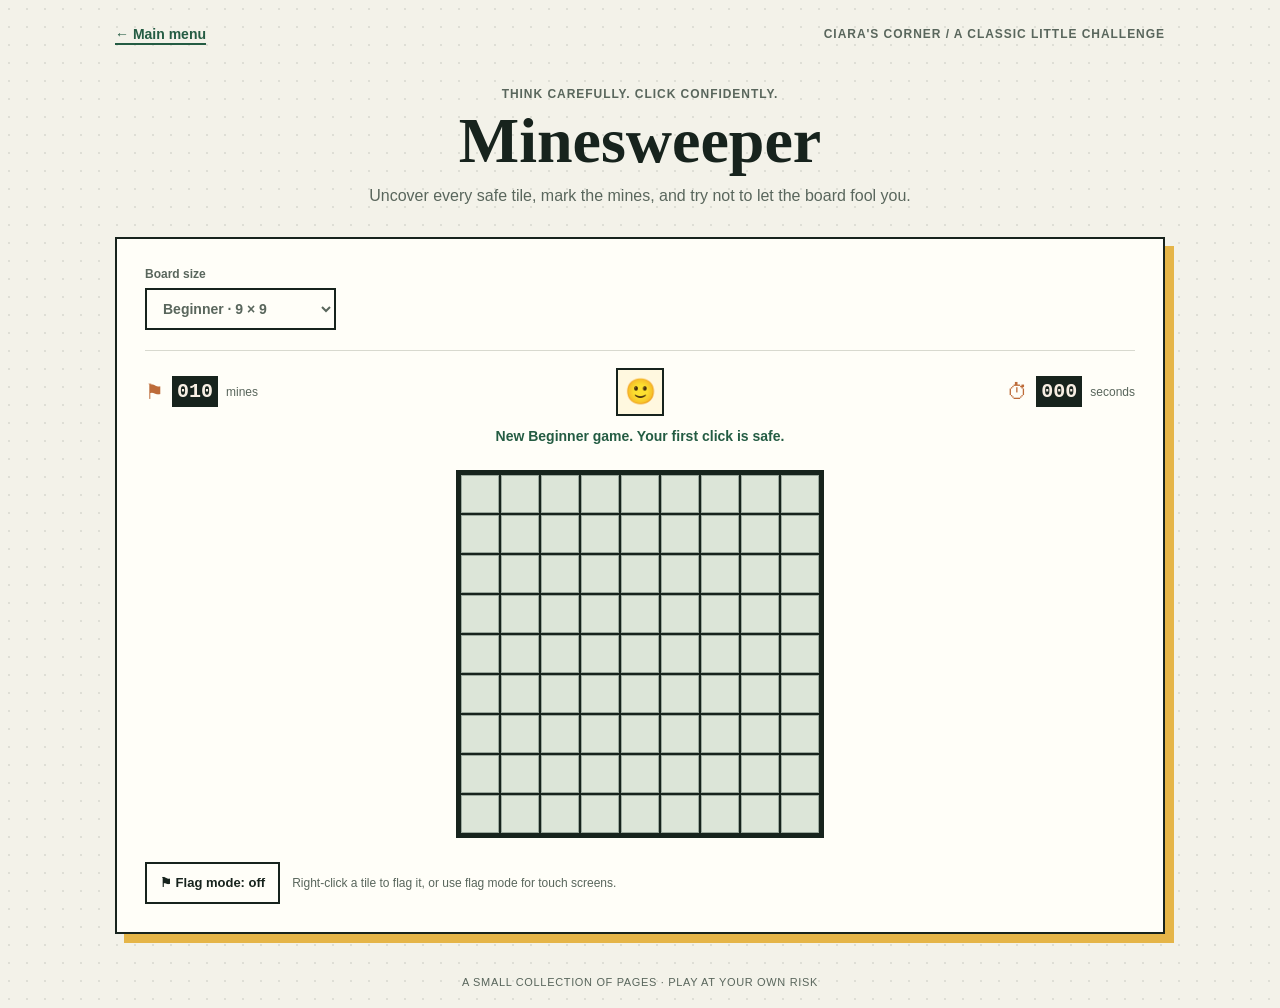
<file: Ciarans.html>
<!DOCTYPE html>
<html lang="en">

<head>
    <meta charset="UTF-8">
    <meta name="viewport" content="width=device-width, initial-scale=1.0">
    <meta name="theme-color" content="#f3f2e9">
    <title>Minesweeper | Ciara's Page</title>
    <link rel="stylesheet" href="Ciarans.css">
    <script src="Ciarans.js" defer></script>
</head>

<body>
    <header class="site-header">
        <a class="back-link" href="index.html"><span aria-hidden="true">&#8592;</span> Main menu</a>
        <p class="eyebrow">Ciara's corner <span aria-hidden="true">/</span> a classic little challenge</p>
    </header>

    <main class="game-shell">
        <section class="intro" aria-labelledby="page-title">
            <p class="section-label">Think carefully. Click confidently.</p>
            <h1 id="page-title">Minesweeper</h1>
            <p>Uncover every safe tile, mark the mines, and try not to let the board fool you.</p>
        </section>

        <section class="game-card" aria-label="Minesweeper game">
            <div class="game-settings">
                <label class="difficulty-control" for="difficulty">
                    <span>Board size</span>
                    <select id="difficulty">
                        <option value="beginner">Beginner · 9 × 9</option>
                        <option value="intermediate">Intermediate · 16 × 16</option>
                        <option value="expert">Expert · 16 × 30</option>
                    </select>
                </label>
            </div>

            <div class="game-bar">
                <div class="counter" aria-label="Mines remaining">
                    <span class="counter-icon" aria-hidden="true">&#9873;</span>
                    <span class="counter-value" id="mine-count">010</span>
                    <span class="counter-label">mines</span>
                </div>
                <button class="reset-button" id="reset-game" type="button" aria-label="Start a new game">🙂</button>
                <div class="counter timer-counter" aria-label="Elapsed time">
                    <span class="counter-icon" aria-hidden="true">&#9201;</span>
                    <span class="counter-value" id="timer">000</span>
                    <span class="counter-label">seconds</span>
                </div>
            </div>

            <p class="game-status" id="game-status" role="status" aria-live="polite">
                Choose a tile to begin. Your first click is safe.
            </p>

            <div class="board-scroll">
                <div class="board" id="game-board" role="grid" aria-label="Minesweeper board"></div>
            </div>

            <div class="game-actions">
                <button class="flag-mode-button" id="flag-mode" type="button" aria-pressed="false">
                    <span aria-hidden="true">&#9873;</span> Flag mode: off
                </button>
                <span class="game-hint">Right-click a tile to flag it, or use flag mode for touch screens.</span>
            </div>
        </section>

    </main>

    <footer class="site-footer">A small collection of pages <span aria-hidden="true">·</span> play at your own risk</footer>
</body>

</html>
</file>
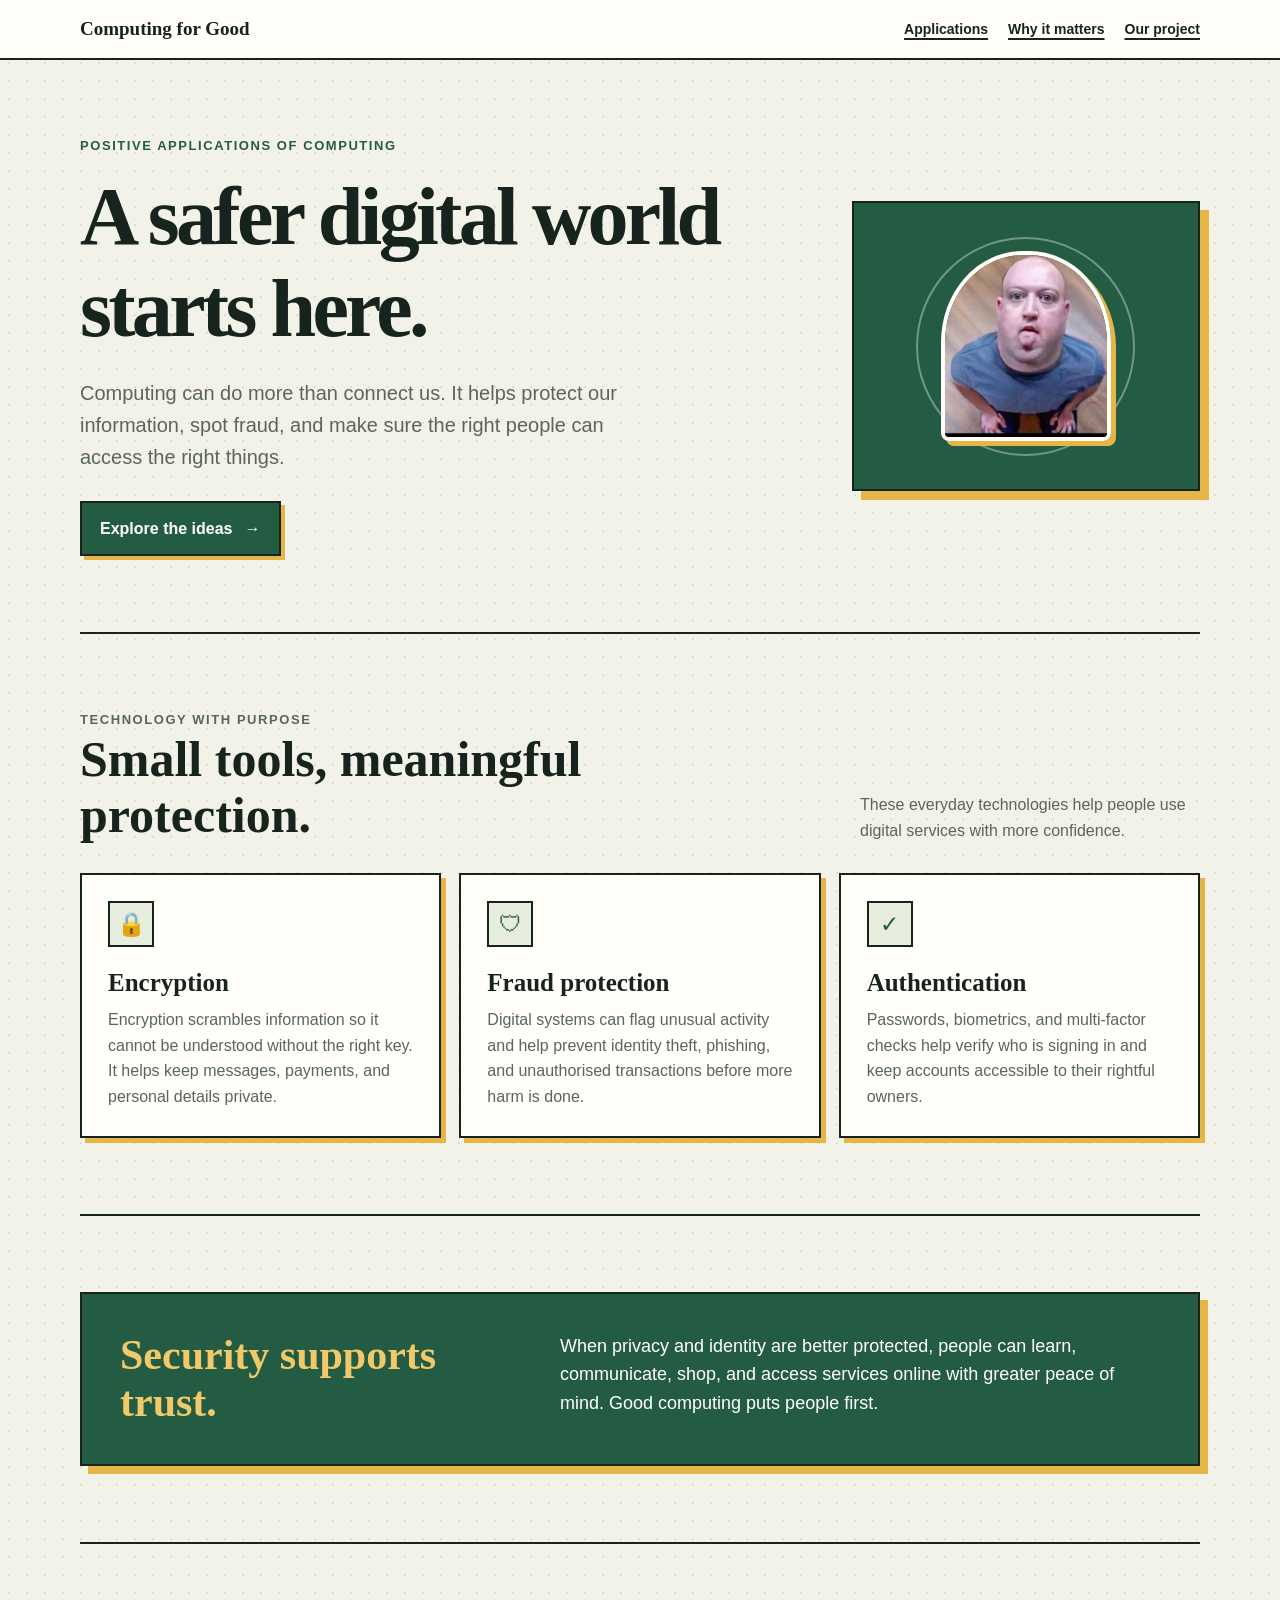
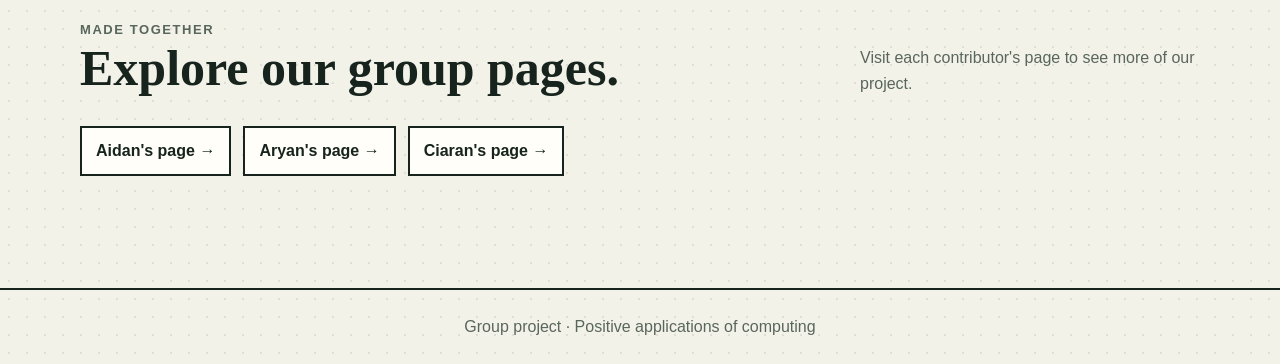
<file: group.html>
<!DOCTYPE html>
<html lang="en">
<head>
    <meta charset="UTF-8">
    <meta name="viewport" content="width=device-width, initial-scale=1.0">
    <meta name="description" content="Discover how computing helps protect people, build trust, and make everyday life safer.">
    <title>Computing for Good | Group Project</title>
    <style>
        :root {
            color-scheme: light;
            --ink: #17231d;
            --muted: #59665c;
            --paper: #f3f2e9;
            --card: #fffef8;
            --green: #245c43;
            --gold: #e5b548;
            --orange: #bd6b39;
        }

        * {
            box-sizing: border-box;
        }

        html {
            scroll-behavior: smooth;
            scroll-padding-top: 88px;
        }

        body {
            margin: 0;
            color: var(--ink);
            background: var(--paper);
            background-image: radial-gradient(#17231d18 0.8px, transparent 0.8px);
            background-size: 18px 18px;
            font-family: "Trebuchet MS", sans-serif;
            line-height: 1.6;
        }

        a {
            color: inherit;
        }

        .site-header {
            position: sticky;
            z-index: 2;
            top: 0;
            display: flex;
            align-items: center;
            justify-content: space-between;
            gap: 20px;
            padding: 14px max(24px, calc((100% - 1120px) / 2));
            border-bottom: 2px solid var(--ink);
            background: var(--card);
        }

        .brand {
            font-family: Georgia, serif;
            font-size: 19px;
            font-weight: 700;
            text-decoration: none;
        }

        .site-nav {
            display: flex;
            flex-wrap: wrap;
            gap: 20px;
        }

        .site-nav a {
            font-size: 14px;
            font-weight: 700;
            text-decoration-thickness: 2px;
            text-underline-offset: 4px;
        }

        .site-nav a:hover,
        .site-nav a:focus-visible {
            color: var(--green);
        }

        :focus-visible {
            outline: 3px solid var(--orange);
            outline-offset: 4px;
        }

        main {
            width: min(100% - 40px, 1120px);
            margin: 0 auto;
        }

        .hero {
            display: grid;
            grid-template-columns: minmax(0, 1.35fr) minmax(240px, 0.65fr);
            align-items: center;
            gap: 48px;
            min-height: 470px;
            padding: 76px 0;
        }

        .eyebrow {
            margin: 0 0 14px;
            color: var(--green);
            font-size: 13px;
            font-weight: 800;
            letter-spacing: 0.12em;
            text-transform: uppercase;
        }

        h1,
        h2,
        h3 {
            font-family: Georgia, serif;
            line-height: 1.12;
        }

        h1 {
            max-width: 700px;
            margin: 0;
            font-size: clamp(44px, 8vw, 82px);
            letter-spacing: -0.045em;
        }

        .hero-copy {
            max-width: 590px;
            margin: 22px 0 28px;
            color: var(--muted);
            font-size: clamp(17px, 2vw, 20px);
        }

        .button {
            display: inline-flex;
            align-items: center;
            gap: 12px;
            padding: 13px 18px;
            border: 2px solid var(--ink);
            box-shadow: 4px 4px 0 var(--gold);
            color: white;
            background: var(--green);
            font-weight: 700;
            text-decoration: none;
            transition: transform 140ms ease, box-shadow 140ms ease;
        }

        .button:hover {
            transform: translate(2px, 2px);
            box-shadow: 2px 2px 0 var(--gold);
        }

        .hero-art {
            position: relative;
            display: grid;
            min-height: 290px;
            place-items: center;
            border: 2px solid var(--ink);
            background: var(--green);
            box-shadow: 9px 9px 0 var(--gold);
            overflow: hidden;
        }

        .hero-art::before,
        .hero-art::after {
            position: absolute;
            width: 215px;
            height: 215px;
            border: 2px solid #fffef85c;
            border-radius: 50%;
            content: "";
        }

        .hero-art::after {
            width: 145px;
            height: 145px;
        }

        .hero-photo {
            z-index: 1;
            width: 170px;
            height: 190px;
            border: 4px solid var(--card);
            border-radius: 48% 48% 8px 8px;
            object-fit: cover;
            box-shadow: 5px 5px 0 var(--gold);
        }

        .section {
            padding: 76px 0;
            border-top: 2px solid var(--ink);
        }

        .section-heading {
            display: flex;
            align-items: end;
            justify-content: space-between;
            gap: 24px;
            margin-bottom: 30px;
        }

        .section-heading h2 {
            max-width: 540px;
            margin: 0;
            font-size: clamp(32px, 5vw, 50px);
        }

        .section-heading p {
            max-width: 340px;
            margin: 0;
            color: var(--muted);
        }

        .feature-grid {
            display: grid;
            grid-template-columns: repeat(3, minmax(0, 1fr));
            gap: 18px;
        }

        .feature-card {
            min-height: 260px;
            padding: 26px;
            border: 2px solid var(--ink);
            background: var(--card);
            box-shadow: 5px 5px 0 var(--gold);
        }

        .feature-icon {
            display: grid;
            width: 46px;
            height: 46px;
            margin-bottom: 22px;
            place-items: center;
            border: 2px solid var(--ink);
            color: var(--green);
            background: #e7eddc;
            font-size: 23px;
        }

        .feature-card h3 {
            margin: 0 0 10px;
            font-size: 25px;
        }

        .feature-card p {
            margin: 0;
            color: var(--muted);
        }

        .takeaway {
            display: grid;
            grid-template-columns: 0.8fr 1.2fr;
            gap: 40px;
            align-items: start;
            padding: 38px;
            border: 2px solid var(--ink);
            color: white;
            background: var(--green);
            box-shadow: 8px 8px 0 var(--gold);
        }

        .takeaway h2 {
            margin: 0;
            color: #f1c96a;
            font-size: clamp(30px, 4vw, 42px);
        }

        .takeaway p {
            margin: 0;
            font-size: 18px;
        }

        .team-links {
            display: flex;
            flex-wrap: wrap;
            gap: 12px;
        }

        .team-links a {
            padding: 10px 14px;
            border: 2px solid var(--ink);
            background: var(--card);
            font-weight: 700;
            text-decoration: none;
        }

        .team-links a:hover {
            color: white;
            background: var(--green);
        }

        footer {
            margin-top: 36px;
            padding: 24px 20px;
            border-top: 2px solid var(--ink);
            color: var(--muted);
            text-align: center;
        }

        footer p {
            margin: 0;
        }

        @media (max-width: 720px) {
            .site-header {
                align-items: flex-start;
                flex-direction: column;
                gap: 8px;
                padding: 12px 20px;
            }

            .site-nav {
                gap: 14px;
            }

            .hero {
                grid-template-columns: 1fr;
                gap: 32px;
                padding: 54px 0;
            }

            .hero-art {
                min-height: 220px;
            }

            .section-heading,
            .takeaway {
                grid-template-columns: 1fr;
                align-items: start;
            }

            .section-heading {
                display: grid;
            }

            .feature-grid {
                grid-template-columns: 1fr;
            }

            .feature-card {
                min-height: auto;
            }
        }

        @media (prefers-reduced-motion: reduce) {
            *,
            *::before,
            *::after {
                scroll-behavior: auto !important;
                transition-duration: 0.01ms !important;
            }
        }
    </style>
</head>
<body>
    <header class="site-header">
        <a class="brand" href="#top">Computing for Good</a>
        <nav class="site-nav" aria-label="Main navigation">
            <a href="#applications">Applications</a>
            <a href="#why-it-matters">Why it matters</a>
            <a href="#team">Our project</a>
        </nav>
    </header>

    <main id="top">
        <section class="hero" aria-labelledby="page-title">
            <div>
                <p class="eyebrow">Positive applications of computing</p>
                <h1 id="page-title">A safer digital world starts here.</h1>
                <p class="hero-copy">Computing can do more than connect us. It helps protect our information, spot fraud, and make sure the right people can access the right things.</p>
                <a class="button" href="#applications">Explore the ideas <span aria-hidden="true">&rarr;</span></a>
            </div>
            <div class="hero-art">
                <img class="hero-photo" src="mark.jpg" alt="Mark">
            </div>
        </section>

        <section class="section" id="applications" aria-labelledby="applications-title">
            <div class="section-heading">
                <div>
                    <p class="eyebrow">Technology with purpose</p>
                    <h2 id="applications-title">Small tools, meaningful protection.</h2>
                </div>
                <p>These everyday technologies help people use digital services with more confidence.</p>
            </div>
            <div class="feature-grid">
                <article class="feature-card">
                    <div class="feature-icon" aria-hidden="true">&#128274;</div>
                    <h3>Encryption</h3>
                    <p>Encryption scrambles information so it cannot be understood without the right key. It helps keep messages, payments, and personal details private.</p>
                </article>
                <article class="feature-card">
                    <div class="feature-icon" aria-hidden="true">&#128737;</div>
                    <h3>Fraud protection</h3>
                    <p>Digital systems can flag unusual activity and help prevent identity theft, phishing, and unauthorised transactions before more harm is done.</p>
                </article>
                <article class="feature-card">
                    <div class="feature-icon" aria-hidden="true">&#10003;</div>
                    <h3>Authentication</h3>
                    <p>Passwords, biometrics, and multi-factor checks help verify who is signing in and keep accounts accessible to their rightful owners.</p>
                </article>
            </div>
        </section>

        <section class="section" id="why-it-matters" aria-labelledby="takeaway-title">
            <div class="takeaway">
                <h2 id="takeaway-title">Security supports trust.</h2>
                <p>When privacy and identity are better protected, people can learn, communicate, shop, and access services online with greater peace of mind. Good computing puts people first.</p>
            </div>
        </section>

        <section class="section" id="team" aria-labelledby="team-title">
            <div class="section-heading">
                <div>
                    <p class="eyebrow">Made together</p>
                    <h2 id="team-title">Explore our group pages.</h2>
                </div>
                <p>Visit each contributor's page to see more of our project.</p>
            </div>
            <nav class="team-links" aria-label="Group member pages">
                <a href="Aidans.html">Aidan's page <span aria-hidden="true">&rarr;</span></a>
                <a href="Aryans.html">Aryan's page <span aria-hidden="true">&rarr;</span></a>
                <a href="Ciarans.html">Ciaran's page <span aria-hidden="true">&rarr;</span></a>
            </nav>
        </section>
    </main>

    <footer>
        <p>Group project · Positive applications of computing</p>
    </footer>
</body>
</html>
</file>
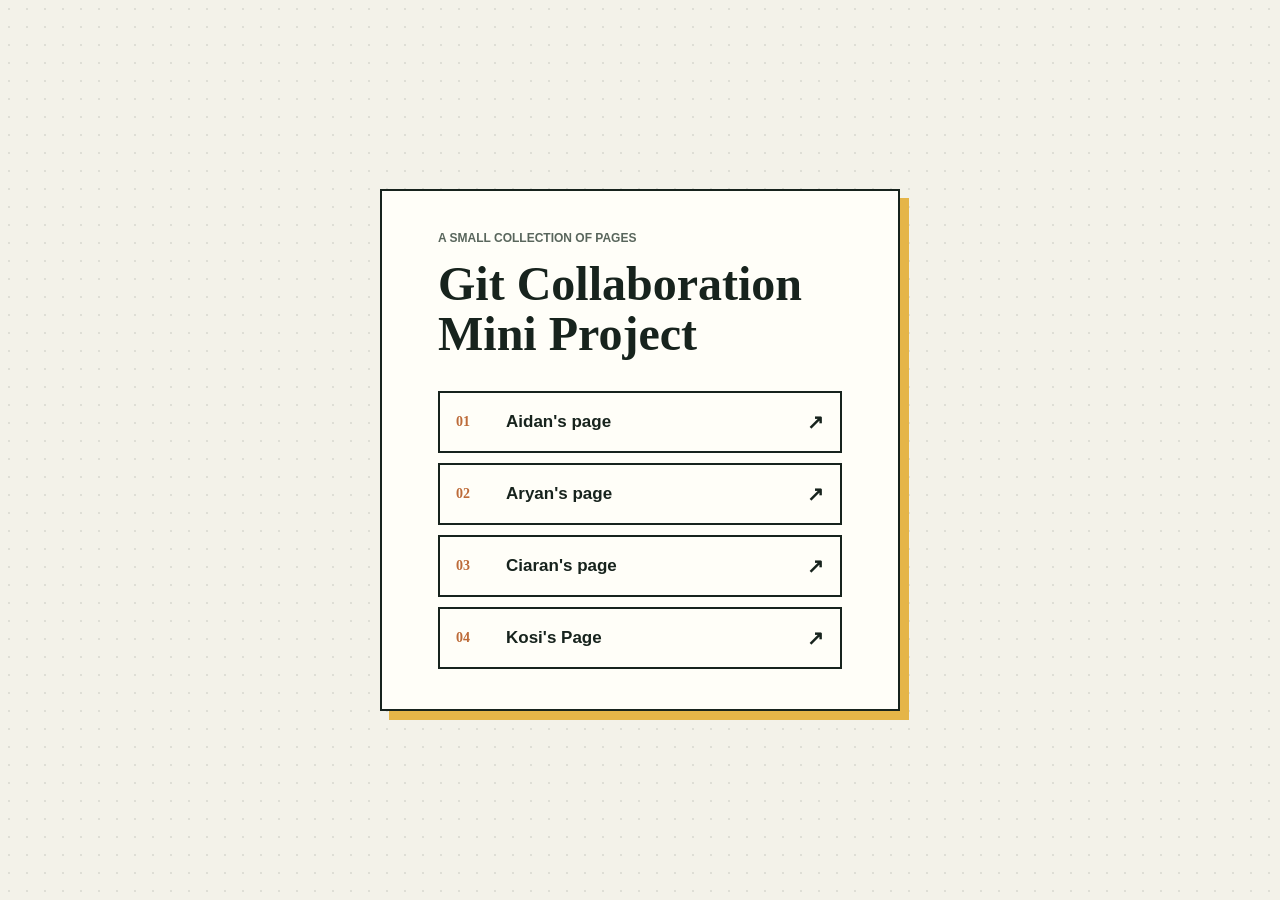
<file: mainmenu.html>
<!DOCTYPE html>
<html lang="en">

<head>
    <meta charset="UTF-8">
    <meta name="viewport" content="width=device-width, initial-scale=1.0">
    <title>Document</title>
    <link rel="stylesheet" href="mainmenu.css">
</head>

<body>
    <main class="menu">
        <p class="eyebrow">A small collection of pages</p>
        <h1>Git Collaboration<br>Mini Project</h1>
        <nav aria-label="Project pages">
            <ul class="page-list">
                <li><a class="page-button" href="Aidans.html"><span class="page-number">01</span><span>Aidan's page</span><span class="arrow" aria-hidden="true">&#8599;</span></a></li>
                <li><a class="page-button" href="Aryans.html"><span class="page-number">02</span><span>Aryan's page</span><span class="arrow" aria-hidden="true">&#8599;</span></a></li>
                <li><a class="page-button" href="Ciarans.html"><span class="page-number">03</span><span>Ciaran's page</span><span class="arrow" aria-hidden="true">&#8599;</span></a></li>
                <li><a class="page-button" href="group.html"><span class="page-number">04</span><span>Kosi's Page</span><span class="arrow" aria-hidden="true">&#8599;</span></a></li>
            </ul>
        </nav>
    </main>
</body>

</html>
</file>
<file: index.css>
* {
    box-sizing: border-box;
}

body {
    min-height: 100vh;
    margin: 0;
    display: grid;
    place-items: center;
    padding: 32px 20px;
    color: #17231d;
    background-color: #f3f2e9;
    background-image: radial-gradient(#17231d18 0.8px, transparent 0.8px);
    background-size: 18px 18px;
    font-family: "Trebuchet MS", sans-serif;
}

.menu {
    width: min(100%, 520px);
    padding: 40px clamp(22px, 7vw, 56px);
    background: #fffef8;
    border: 2px solid #17231d;
    box-shadow: 9px 9px 0 #e5b548;
}

.eyebrow {
    margin: 0 0 14px;
    color: #59665c;
    font-size: 12px;
    font-weight: 700;
    text-transform: uppercase;
}

h1 {
    margin: 0 0 32px;
    font-family: Georgia, serif;
    font-size: clamp(32px, 8vw, 48px);
    line-height: 1.05;
}

.page-list {
    display: grid;
    gap: 10px;
    margin: 0;
    padding: 0;
    list-style: none;
}

.page-button {
    min-height: 62px;
    display: grid;
    grid-template-columns: 38px 1fr 24px;
    align-items: center;
    gap: 12px;
    padding: 12px 16px;
    border: 2px solid #17231d;
    color: #17231d;
    background: #fffef8;
    font-size: 17px;
    font-weight: 700;
    text-align: left;
    text-decoration: none;
    transition: color 140ms ease, background-color 140ms ease, transform 140ms ease;
}

.page-button:hover,
.page-button:focus-visible {
    color: #fffef8;
    background: #245c43;
    transform: translateX(4px);
}

.page-button:focus-visible {
    outline: 3px solid #e5b548;
    outline-offset: 3px;
}

.page-number {
    color: #bd6b39;
    font-family: Georgia, serif;
    font-size: 14px;
}

.page-button:hover .page-number,
.page-button:focus-visible .page-number {
    color: #f1c96a;
}

.arrow {
    justify-self: end;
    font-size: 20px;
}

@media (prefers-reduced-motion: reduce) {
    .page-button {
        transition: none;
    }
}
</file>
<file: Index.css>
* {
    box-sizing: border-box;
}

body {
    min-height: 100vh;
    margin: 0;
    display: grid;
    place-items: center;
    padding: 32px 20px;
    color: #17231d;
    background-color: #f3f2e9;
    background-image: radial-gradient(#17231d18 0.8px, transparent 0.8px);
    background-size: 18px 18px;
    font-family: "Trebuchet MS", sans-serif;
}

.menu {
    width: min(100%, 520px);
    padding: 40px clamp(22px, 7vw, 56px);
    background: #fffef8;
    border: 2px solid #17231d;
    box-shadow: 9px 9px 0 #e5b548;
}

.eyebrow {
    margin: 0 0 14px;
    color: #59665c;
    font-size: 12px;
    font-weight: 700;
    text-transform: uppercase;
}

h1 {
    margin: 0 0 32px;
    font-family: Georgia, serif;
    font-size: clamp(32px, 8vw, 48px);
    line-height: 1.05;
}

.page-list {
    display: grid;
    gap: 10px;
    margin: 0;
    padding: 0;
    list-style: none;
}

.page-button {
    min-height: 62px;
    display: grid;
    grid-template-columns: 38px 1fr 24px;
    align-items: center;
    gap: 12px;
    padding: 12px 16px;
    border: 2px solid #17231d;
    color: #17231d;
    background: #fffef8;
    font-size: 17px;
    font-weight: 700;
    text-align: left;
    text-decoration: none;
    transition: color 140ms ease, background-color 140ms ease, transform 140ms ease;
}

.page-button:hover,
.page-button:focus-visible {
    color: #fffef8;
    background: #245c43;
    transform: translateX(4px);
}

.page-button:focus-visible {
    outline: 3px solid #e5b548;
    outline-offset: 3px;
}

.page-number {
    color: #bd6b39;
    font-family: Georgia, serif;
    font-size: 14px;
}

.page-button:hover .page-number,
.page-button:focus-visible .page-number {
    color: #f1c96a;
}

.arrow {
    justify-self: end;
    font-size: 20px;
}

@media (prefers-reduced-motion: reduce) {
    .page-button {
        transition: none;
    }
}
</file>
<file: aryabn.css>
/* ==========================================================================
   MIKE WAZOWSKI & PUPPIES SANCTUARY - INSANE ULTRA EDITION STYLESHEET
   1000+ LINE SUITE: MONSTROPOLIS CYBER-LIME & RETRO ARCADE THEME
   ========================================================================== */

/* ── 1. CSS Variables & Theme Engine ─────────────────────────────────────── */
:root {
  --bg-deep: #070c0a;
  --bg-card: rgba(13, 31, 23, 0.75);
  --bg-card-hover: rgba(18, 48, 35, 0.88);
  --border-neon: #a3e635;
  --border-subtle: rgba(163, 230, 53, 0.25);
  --neon-lime: #a3e635;
  --neon-green: #22c55e;
  --neon-cyan: #06b6d4;
  --neon-teal: #14b8a6;
  --neon-yellow: #facc15;
  --neon-purple: #c084fc;
  --neon-pink: #f472b6;
  --hazard-orange: #fb923c;
  --hazard-red: #ef4444;
  --text-primary: #f0fdf4;
  --text-muted: #86efac;
  --text-dim: rgba(220, 252, 231, 0.7);
  --font-heading: 'Fredoka One', 'Poppins', cursive, sans-serif;
  --font-body: 'Poppins', -apple-system, BlinkMacSystemFont, sans-serif;
  --font-code: 'JetBrains Mono', 'Fira Code', monospace;
  --glow-lime: 0 0 25px rgba(163, 230, 53, 0.55);
  --glow-strong: 0 0 45px rgba(163, 230, 53, 0.85), 0 0 15px rgba(74, 222, 128, 0.9);
  --glow-cyan: 0 0 25px rgba(6, 182, 212, 0.5);
  --glow-hazard: 0 0 30px rgba(239, 68, 68, 0.6);
  --door-wood: #78350f;
  --radius-lg: 24px;
  --radius-md: 16px;
  --radius-sm: 10px;
}

/* ── 2. Universal Resets & Base ─────────────────────────────────────────── */
*, *::before, *::after {
  box-sizing: border-box;
  margin: 0;
  padding: 0;
}

html {
  scroll-behavior: smooth;
  font-size: 16px;
}

body {
  font-family: var(--font-body);
  background-color: var(--bg-deep);
  background-image: 
    radial-gradient(circle at 50% 0%, #1a3d24 0%, transparent 45%),
    radial-gradient(circle at 10% 40%, rgba(6, 182, 212, 0.12) 0%, transparent 35%),
    radial-gradient(circle at 90% 70%, rgba(163, 230, 53, 0.1) 0%, transparent 40%),
    linear-gradient(180deg, #070c0a 0%, #0d1e16 50%, #060a08 100%);
  background-attachment: fixed;
  color: var(--text-primary);
  min-height: 100vh;
  overflow-x: hidden;
  position: relative;
  line-height: 1.6;
}

/* Selection */
::selection {
  background: var(--neon-lime);
  color: #052e16;
}

/* Scrollbar */
::-webkit-scrollbar {
  width: 10px;
}
::-webkit-scrollbar-track {
  background: #060e0a;
}
::-webkit-scrollbar-thumb {
  background: linear-gradient(180deg, var(--neon-lime), var(--neon-teal));
  border-radius: 5px;
}
::-webkit-scrollbar-thumb:hover {
  background: var(--neon-lime);
}

/* ── 3. Scanlines Overlay & Ambient Effects ──────────────────────────────── */
.scanlines-overlay {
  position: fixed;
  top: 0;
  left: 0;
  width: 100%;
  height: 100%;
  pointer-events: none;
  background: linear-gradient(
    rgba(18, 16, 16, 0) 50%, 
    rgba(0, 0, 0, 0.25) 50%
  );
  background-size: 100% 4px;
  z-index: 99;
  opacity: 0.35;
}

/* ── 4. Floating Eyeball Bubbles ─────────────────────────────────────────── */
.bubbles, .animations {
  position: fixed;
  top: 0;
  left: 0;
  width: 100%;
  height: 100%;
  pointer-events: none;
  z-index: 1;
  overflow: hidden;
}

.bubble, .randoms {
  position: absolute;
  bottom: -150px;
  background: 
    radial-gradient(circle at 35% 35%, #ffffff 0%, #ffffff 10%, transparent 14%),
    radial-gradient(circle at 50% 50%, #000000 0%, #000000 24%, #4ade80 26%, #15803d 48%, #ffffff 52%, #f1f5f9 100%);
  border: 2px solid rgba(163, 230, 53, 0.6);
  box-shadow: 
    0 0 20px rgba(74, 222, 128, 0.6),
    inset 0 0 10px rgba(0, 0, 0, 0.3);
  border-radius: 50%;
  animation: floatWazowskiEye linear infinite;
  transition: transform 0.3s;
}

@keyframes floatWazowskiEye {
  0% {
    transform: translateY(0) translateX(0) rotate(0deg) scale(0.85);
    opacity: 0;
  }
  10% {
    opacity: 0.95;
  }
  85% {
    opacity: 0.95;
  }
  100% {
    transform: translateY(-120vh) translateX(60px) rotate(220deg) scale(1.25);
    opacity: 0;
  }
}

.bubble:nth-child(1) { left: 5%;  width: 55px;  height: 55px;  animation-duration: 9s;   animation-delay: 0s; }
.bubble:nth-child(2) { left: 18%; width: 35px;  height: 35px;  animation-duration: 13s;  animation-delay: 2.5s; }
.bubble:nth-child(3) { left: 34%; width: 72px;  height: 72px;  animation-duration: 11s;  animation-delay: 1s; }
.bubble:nth-child(4) { left: 51%; width: 44px;  height: 44px;  animation-duration: 8.5s; animation-delay: 4.5s; }
.bubble:nth-child(5) { left: 68%; width: 62px;  height: 62px;  animation-duration: 12.5s; animation-delay: 2s; }
.bubble:nth-child(6) { left: 82%; width: 32px;  height: 32px;  animation-duration: 10s;  animation-delay: 5s; }
.bubble:nth-child(7) { left: 45%; width: 85px;  height: 85px;  animation-duration: 14s;  animation-delay: 6s; }
.bubble:nth-child(8) { left: 92%; width: 50px;  height: 50px;  animation-duration: 11.5s; animation-delay: 3s; }
.randoms:nth-child(1) { left: 12%; width: 48px; height: 48px; animation-duration: 10s;  animation-delay: 1.5s; }

/* ── 5. Sticky Monster HUD / Navigation ──────────────────────────────────── */
.monster-hud {
  position: sticky;
  top: 0;
  z-index: 100;
  background: rgba(7, 18, 13, 0.88);
  backdrop-filter: blur(16px);
  -webkit-backdrop-filter: blur(16px);
  border-bottom: 2px solid rgba(163, 230, 53, 0.35);
  box-shadow: 0 4px 30px rgba(0, 0, 0, 0.6);
  padding: 10px 24px;
  display: flex;
  align-items: center;
  justify-content: space-between;
  flex-wrap: wrap;
  gap: 12px;
}

.hud-logo {
  display: flex;
  align-items: center;
  gap: 10px;
  font-family: var(--font-heading);
  font-size: 1.3rem;
  color: var(--neon-lime);
  text-shadow: 0 0 10px rgba(163, 230, 53, 0.6);
}

.hud-logo span.eye-icon {
  display: inline-flex;
  align-items: center;
  justify-content: center;
  width: 32px;
  height: 32px;
  border-radius: 50%;
  background: #a3e635;
  color: #06240d;
  font-size: 1.1rem;
  box-shadow: 0 0 12px var(--neon-lime);
}

.hud-nav {
  display: flex;
  align-items: center;
  gap: 8px;
  flex-wrap: wrap;
}

.hud-link {
  color: var(--text-dim);
  text-decoration: none;
  font-size: 0.88rem;
  font-weight: 600;
  padding: 6px 12px;
  border-radius: 8px;
  border: 1px solid transparent;
  transition: all 0.25s ease;
}

.hud-link:hover, .hud-link.active {
  color: var(--neon-lime);
  background: rgba(163, 230, 53, 0.12);
  border-color: rgba(163, 230, 53, 0.3);
  text-shadow: 0 0 8px rgba(163, 230, 53, 0.5);
}

.hud-meters {
  display: flex;
  align-items: center;
  gap: 14px;
}

.hud-sound-toggle {
  background: rgba(163, 230, 53, 0.15);
  border: 1px solid var(--neon-lime);
  color: var(--neon-lime);
  padding: 6px 14px;
  border-radius: 20px;
  font-size: 0.85rem;
  font-weight: 700;
  cursor: pointer;
  display: flex;
  align-items: center;
  gap: 6px;
  transition: all 0.2s ease;
}

.hud-sound-toggle:hover {
  background: var(--neon-lime);
  color: #052e16;
  box-shadow: var(--glow-lime);
}

/* Live Global Energy Meter in HUD */
.global-energy-badge {
  display: flex;
  align-items: center;
  gap: 8px;
  background: rgba(0, 0, 0, 0.45);
  border: 1px solid rgba(163, 230, 53, 0.3);
  padding: 5px 12px;
  border-radius: 20px;
  font-size: 0.85rem;
  font-weight: 700;
  color: var(--neon-yellow);
}

.energy-dot {
  width: 8px;
  height: 8px;
  border-radius: 50%;
  background: var(--neon-lime);
  box-shadow: 0 0 8px var(--neon-lime);
  animation: pulseDot 1.5s infinite;
}

@keyframes pulseDot {
  0%, 100% { opacity: 1; transform: scale(1); }
  50% { opacity: 0.4; transform: scale(0.8); }
}

/* ── 6. Hero Banner & 23-19 Emergency Alert ───────────────────────────────── */
.alert-banner {
  background: linear-gradient(90deg, #b91c1c, #ea580c, #b91c1c);
  background-size: 200% 100%;
  animation: hazardStripes 3s linear infinite;
  color: #fff;
  text-align: center;
  padding: 8px 16px;
  font-size: 0.85rem;
  font-weight: 800;
  letter-spacing: 1px;
  text-transform: uppercase;
  display: flex;
  align-items: center;
  justify-content: center;
  gap: 12px;
  box-shadow: 0 2px 15px rgba(239, 68, 68, 0.5);
  position: relative;
  z-index: 2;
}

@keyframes hazardStripes {
  0% { background-position: 0% 50%; }
  100% { background-position: 200% 50%; }
}

.hero {
  display: flex;
  flex-direction: column;
  align-items: center;
  padding: 60px 20px 40px;
  text-align: center;
  position: relative;
  z-index: 2;
}

.avatar-container {
  position: relative;
  display: inline-block;
  margin-bottom: 24px;
}

.img-rounded {
  width: 180px;
  height: 180px;
  object-fit: cover;
  border-radius: 50%;
  border: 5px solid var(--neon-lime);
  box-shadow: var(--glow-strong);
  transition: transform 0.4s cubic-bezier(0.34, 1.56, 0.64, 1), box-shadow 0.4s ease;
  background-color: #122416;
}

.img-rounded:hover {
  transform: scale(1.1) rotate(-4deg);
  box-shadow: 0 0 60px rgba(163, 230, 53, 0.95), 0 0 25px rgba(6, 182, 212, 0.8);
}

.badge {
  position: absolute;
  bottom: -12px;
  left: 50%;
  transform: translateX(-50%);
  background: linear-gradient(90deg, #a3e635, #4ade80);
  color: #052e16;
  font-size: 0.78rem;
  font-weight: 800;
  letter-spacing: 0.6px;
  padding: 5px 16px;
  border-radius: 20px;
  box-shadow: 0 4px 18px rgba(0, 0, 0, 0.6);
  white-space: nowrap;
}

h1 {
  font-family: var(--font-heading);
  font-size: clamp(2.4rem, 6vw, 4.2rem);
  font-weight: 800;
  background: linear-gradient(90deg, #bef264 0%, #4ade80 40%, #38bdf8 70%, #f472b6 100%);
  -webkit-background-clip: text;
  -webkit-text-fill-color: transparent;
  background-clip: text;
  letter-spacing: -0.5px;
  margin-bottom: 12px;
  text-shadow: 0 10px 30px rgba(0, 0, 0, 0.5);
}

.quote {
  font-style: italic;
  font-size: 1.2rem;
  font-weight: 600;
  color: #fef08a;
  background: rgba(254, 240, 138, 0.08);
  border-left: 5px solid var(--neon-yellow);
  padding: 10px 22px;
  border-radius: 8px;
  margin: 12px 0 16px;
  max-width: 650px;
  box-shadow: 0 4px 20px rgba(0, 0, 0, 0.25);
}

.subtitle {
  font-size: 1.12rem;
  color: var(--text-dim);
  max-width: 680px;
}

/* ── 7. Interactive Arcade Section (Mike Wazowski Game) ──────────────────── */
.game-section {
  max-width: 960px;
  margin: 30px auto 60px;
  padding: 0 20px;
  position: relative;
  z-index: 5;
}

.arcade-cabinet {
  background: linear-gradient(180deg, #13241b 0%, #09130d 100%);
  border: 3px solid var(--neon-lime);
  border-radius: 28px;
  box-shadow: 
    var(--glow-strong),
    0 25px 60px rgba(0, 0, 0, 0.8),
    inset 0 2px 4px rgba(255, 255, 255, 0.2);
  overflow: hidden;
  position: relative;
}

.arcade-marquee {
  background: linear-gradient(90deg, #0f2c1c, #1f5033, #0f2c1c);
  padding: 18px 24px;
  border-bottom: 3px solid var(--neon-lime);
  display: flex;
  align-items: center;
  justify-content: space-between;
  flex-wrap: wrap;
  gap: 12px;
}

.marquee-title {
  display: flex;
  align-items: center;
  gap: 10px;
}

.marquee-title h2 {
  font-family: var(--font-heading);
  font-size: 1.6rem;
  color: var(--neon-lime);
  text-shadow: 0 0 15px rgba(163, 230, 53, 0.7);
  letter-spacing: 0.5px;
}

.arcade-badges {
  display: flex;
  gap: 8px;
}

.arcade-tag {
  background: rgba(0, 0, 0, 0.45);
  border: 1px solid var(--neon-lime);
  color: var(--neon-lime);
  font-size: 0.75rem;
  font-weight: 700;
  padding: 3px 10px;
  border-radius: 12px;
}

.arcade-tag.hazard {
  border-color: var(--hazard-orange);
  color: var(--hazard-orange);
}

/* Game Stats Bar */
.arcade-hud-bar {
  display: flex;
  justify-content: space-around;
  align-items: center;
  background: #060e09;
  padding: 12px 20px;
  border-bottom: 2px solid rgba(163, 230, 53, 0.25);
  font-family: var(--font-code);
  font-size: 0.95rem;
  flex-wrap: wrap;
  gap: 14px;
}

.hud-stat {
  display: flex;
  align-items: center;
  gap: 8px;
}

.stat-label {
  color: var(--text-dim);
  font-size: 0.8rem;
  text-transform: uppercase;
  letter-spacing: 0.5px;
}

.stat-value {
  font-size: 1.15rem;
  font-weight: 800;
  color: var(--neon-lime);
  text-shadow: 0 0 8px rgba(163, 230, 53, 0.6);
}

.stat-value.score {
  color: var(--neon-yellow);
}

.stat-value.lives {
  color: var(--neon-pink);
}

/* Laugh Canister Energy Progress Bar */
.canister-wrapper {
  display: flex;
  align-items: center;
  gap: 10px;
  min-width: 200px;
}

.canister-track {
  flex: 1;
  height: 18px;
  background: #020804;
  border: 2px solid var(--neon-lime);
  border-radius: 12px;
  overflow: hidden;
  position: relative;
  box-shadow: inset 0 0 6px rgba(0, 0, 0, 0.8);
}

.canister-fill {
  height: 100%;
  width: 0%;
  background: linear-gradient(90deg, #16a34a, #a3e635, #fef08a);
  box-shadow: 0 0 15px rgba(163, 230, 53, 0.9);
  transition: width 0.25s ease;
  position: relative;
}

.canister-fill::after {
  content: '';
  position: absolute;
  top: 0;
  left: 0;
  right: 0;
  bottom: 0;
  background: linear-gradient(
    45deg,
    rgba(255, 255, 255, 0.2) 25%,
    transparent 25%,
    transparent 50%,
    rgba(255, 255, 255, 0.2) 50%,
    rgba(255, 255, 255, 0.2) 75%,
    transparent 75%
  );
  background-size: 16px 16px;
  animation: canisterStripes 1s linear infinite;
}

@keyframes canisterStripes {
  0% { background-position: 0 0; }
  100% { background-position: 16px 0; }
}

/* Canvas Viewport */
.canvas-wrapper {
  position: relative;
  width: 100%;
  background: #040906;
  display: flex;
  justify-content: center;
  align-items: center;
  aspect-ratio: 16 / 9;
  max-height: 520px;
}

#wazowskiCanvas {
  width: 100%;
  height: 100%;
  display: block;
  cursor: crosshair;
}

/* Canvas Overlays (Menu & Game Over) */
.game-overlay {
  position: absolute;
  top: 0;
  left: 0;
  width: 100%;
  height: 100%;
  background: rgba(4, 11, 7, 0.88);
  backdrop-filter: blur(8px);
  display: flex;
  flex-direction: column;
  align-items: center;
  justify-content: center;
  padding: 30px;
  text-align: center;
  z-index: 10;
  transition: opacity 0.3s ease;
}

.game-overlay.hidden {
  opacity: 0;
  pointer-events: none;
}

.overlay-title {
  font-family: var(--font-heading);
  font-size: 2.4rem;
  color: var(--neon-lime);
  text-shadow: 0 0 20px rgba(163, 230, 53, 0.8);
  margin-bottom: 8px;
}

.overlay-desc {
  font-size: 1.05rem;
  color: var(--text-dim);
  max-width: 500px;
  margin-bottom: 20px;
}

.overlay-controls-guide {
  display: flex;
  gap: 18px;
  margin-bottom: 24px;
  flex-wrap: wrap;
  justify-content: center;
}

.key-badge {
  background: rgba(163, 230, 53, 0.15);
  border: 1px solid var(--neon-lime);
  color: var(--neon-lime);
  padding: 6px 14px;
  border-radius: 8px;
  font-size: 0.85rem;
  font-weight: 700;
  font-family: var(--font-code);
}

.arcade-btn {
  background: linear-gradient(180deg, #bef264, #84cc16);
  color: #052e16;
  font-family: var(--font-heading);
  font-size: 1.25rem;
  padding: 12px 36px;
  border: none;
  border-radius: 50px;
  cursor: pointer;
  box-shadow: 
    0 8px 25px rgba(163, 230, 53, 0.6),
    0 4px 0 #4d7c0f;
  transition: all 0.15s ease;
  display: inline-flex;
  align-items: center;
  gap: 10px;
}

.arcade-btn:hover {
  transform: translateY(-2px);
  box-shadow: 
    0 12px 35px rgba(163, 230, 53, 0.8),
    0 6px 0 #4d7c0f;
}

.arcade-btn:active {
  transform: translateY(3px);
  box-shadow: 
    0 2px 10px rgba(163, 230, 53, 0.4),
    0 1px 0 #4d7c0f;
}

/* Mobile & Touch Controls Bar */
.arcade-controls-bar {
  display: flex;
  justify-content: space-between;
  align-items: center;
  background: #0a1710;
  padding: 12px 24px;
  border-top: 2px solid rgba(163, 230, 53, 0.2);
}

.touch-btn-group {
  display: flex;
  gap: 12px;
}

.touch-btn {
  background: rgba(163, 230, 53, 0.15);
  border: 1px solid var(--neon-lime);
  color: var(--neon-lime);
  width: 52px;
  height: 52px;
  border-radius: 14px;
  font-size: 1.3rem;
  font-weight: bold;
  cursor: pointer;
  display: flex;
  align-items: center;
  justify-content: center;
  user-select: none;
  transition: all 0.1s;
}

.touch-btn:active {
  background: var(--neon-lime);
  color: #052e16;
  transform: scale(0.92);
}

.touch-btn.boost-btn {
  width: auto;
  padding: 0 20px;
  font-size: 0.95rem;
  border-color: var(--neon-yellow);
  color: var(--neon-yellow);
}

/* ── 8. Cards & Feature Sections ─────────────────────────────────────────── */
.section-header {
  text-align: center;
  margin-bottom: 35px;
  position: relative;
  z-index: 2;
}

.section-tag {
  font-family: var(--font-code);
  font-size: 0.85rem;
  color: var(--neon-lime);
  text-transform: uppercase;
  letter-spacing: 2px;
  margin-bottom: 6px;
  display: inline-block;
}

.section-title {
  font-family: var(--font-heading);
  font-size: clamp(2rem, 4vw, 2.8rem);
  color: var(--text-primary);
  margin-bottom: 10px;
}

.section-subtitle {
  color: var(--text-dim);
  font-size: 1.05rem;
  max-width: 600px;
  margin: 0 auto;
}

.content {
  display: grid;
  grid-template-columns: repeat(auto-fit, minmax(320px, 1fr));
  gap: 28px;
  padding: 20px 24px 60px;
  max-width: 1260px;
  margin: 0 auto;
  position: relative;
  z-index: 2;
}

.card {
  background: var(--bg-card);
  border: 1px solid var(--border-subtle);
  backdrop-filter: blur(14px);
  -webkit-backdrop-filter: blur(14px);
  border-radius: var(--radius-lg);
  padding: 32px 28px;
  box-shadow: 
    0 12px 35px rgba(0, 0, 0, 0.45),
    inset 0 1px 0 rgba(255, 255, 255, 0.08);
  transition: transform 0.35s cubic-bezier(0.16, 1, 0.3, 1), border-color 0.35s, box-shadow 0.35s;
  position: relative;
  overflow: hidden;
}

.card::before {
  content: '';
  position: absolute;
  top: 0;
  left: 0;
  width: 100%;
  height: 4px;
  background: linear-gradient(90deg, var(--neon-lime), var(--neon-cyan));
  opacity: 0;
  transition: opacity 0.35s;
}

.card:hover {
  transform: translateY(-8px);
  border-color: rgba(163, 230, 53, 0.65);
  box-shadow: 
    0 22px 50px rgba(0, 0, 0, 0.6),
    0 0 25px rgba(163, 230, 53, 0.25);
}

.card:hover::before {
  opacity: 1;
}

.card h2 {
  font-family: var(--font-heading);
  font-size: 1.45rem;
  color: #bef264;
  border-bottom: 2px dashed rgba(163, 230, 53, 0.3);
  padding-bottom: 12px;
  margin-bottom: 18px;
  display: flex;
  align-items: center;
  gap: 10px;
}

.card ul, .card ol {
  padding-left: 20px;
  line-height: 1.85;
  color: #d1fae5;
}

.card li {
  margin-bottom: 10px;
  transition: transform 0.2s ease, color 0.2s ease;
}

.card li:hover {
  transform: translateX(5px);
  color: var(--neon-yellow);
}

.card strong {
  color: #ffffff;
}

/* ── 9. Interactive Roz Paperwork Simulator ──────────────────────────────── */
.roz-section {
  max-width: 960px;
  margin: 30px auto 70px;
  padding: 0 20px;
  position: relative;
  z-index: 5;
}

.roz-desk {
  background: linear-gradient(135deg, #1b281f 0%, #0d1912 100%);
  border: 2px solid rgba(163, 230, 53, 0.35);
  border-radius: var(--radius-lg);
  padding: 34px;
  box-shadow: 0 15px 40px rgba(0, 0, 0, 0.5);
  display: grid;
  grid-template-columns: 1fr 1fr;
  gap: 30px;
  align-items: center;
}

@media (max-width: 768px) {
  .roz-desk {
    grid-template-columns: 1fr;
  }
}

.roz-dialogue-box {
  background: rgba(0, 0, 0, 0.5);
  border: 1px solid rgba(163, 230, 53, 0.25);
  border-radius: 18px;
  padding: 24px;
  position: relative;
}

.roz-avatar {
  font-size: 3rem;
  margin-bottom: 8px;
  display: block;
}

.roz-quote {
  font-family: var(--font-code);
  font-size: 1.05rem;
  color: #fed7aa;
  margin-bottom: 12px;
  min-height: 55px;
}

.roz-badge {
  display: inline-block;
  background: #ea580c;
  color: #fff;
  font-size: 0.75rem;
  font-weight: 800;
  padding: 4px 10px;
  border-radius: 12px;
  letter-spacing: 0.5px;
}

.paperwork-form {
  display: flex;
  flex-direction: column;
  gap: 14px;
}

.form-group {
  display: flex;
  flex-direction: column;
  gap: 6px;
}

.form-label {
  font-size: 0.85rem;
  font-weight: 700;
  color: var(--neon-lime);
  text-transform: uppercase;
  letter-spacing: 0.5px;
}

.form-input, .form-select {
  background: rgba(0, 0, 0, 0.6);
  border: 1px solid rgba(163, 230, 53, 0.3);
  color: #fff;
  padding: 10px 14px;
  border-radius: 10px;
  font-family: var(--font-body);
  font-size: 0.95rem;
  transition: border-color 0.2s;
}

.form-input:focus, .form-select:focus {
  outline: none;
  border-color: var(--neon-lime);
  box-shadow: 0 0 10px rgba(163, 230, 53, 0.4);
}

.submit-paperwork-btn {
  background: linear-gradient(90deg, #ea580c, #f97316);
  color: #fff;
  border: none;
  padding: 12px 20px;
  border-radius: 12px;
  font-weight: 800;
  cursor: pointer;
  box-shadow: 0 6px 20px rgba(234, 88, 12, 0.4);
  transition: all 0.2s;
  display: flex;
  align-items: center;
  justify-content: center;
  gap: 8px;
}

.submit-paperwork-btn:hover {
  transform: translateY(-2px);
  box-shadow: 0 8px 25px rgba(234, 88, 12, 0.6);
}

.stamp-box {
  display: none;
  margin-top: 10px;
  padding: 10px;
  border: 3px dashed #22c55e;
  color: #22c55e;
  font-family: var(--font-code);
  font-weight: 900;
  text-align: center;
  border-radius: 10px;
  text-transform: uppercase;
  letter-spacing: 2px;
  animation: stampIn 0.3s cubic-bezier(0.175, 0.885, 0.32, 1.275);
}

@keyframes stampIn {
  0% { transform: scale(2) rotate(-15deg); opacity: 0; }
  100% { transform: scale(1) rotate(-5deg); opacity: 1; }
}

/* ── 10. Interactive Soundboard ──────────────────────────────────────────── */
.soundboard-section {
  max-width: 1000px;
  margin: 30px auto 70px;
  padding: 0 20px;
  position: relative;
  z-index: 5;
}

.soundboard-grid {
  display: grid;
  grid-template-columns: repeat(auto-fit, minmax(200px, 1fr));
  gap: 16px;
}

.sound-btn {
  background: rgba(13, 31, 23, 0.8);
  border: 1px solid rgba(163, 230, 53, 0.3);
  border-radius: 16px;
  padding: 20px 16px;
  text-align: center;
  cursor: pointer;
  color: var(--text-primary);
  transition: all 0.2s cubic-bezier(0.34, 1.56, 0.64, 1);
  display: flex;
  flex-direction: column;
  align-items: center;
  gap: 8px;
}

.sound-btn:hover {
  transform: translateY(-5px) scale(1.03);
  border-color: var(--neon-lime);
  background: rgba(22, 54, 38, 0.9);
  box-shadow: var(--glow-lime);
}

.sound-btn:active {
  transform: scale(0.96);
}

.sound-icon {
  font-size: 2.2rem;
}

.sound-title {
  font-weight: 700;
  font-size: 0.95rem;
  color: var(--neon-lime);
}

.sound-desc {
  font-size: 0.75rem;
  color: var(--text-dim);
}

/* ── 11. Monstropolis Laugh Energy Clicker / Live Converter ─────────────── */
.clicker-section {
  max-width: 960px;
  margin: 30px auto 70px;
  padding: 0 20px;
  position: relative;
  z-index: 5;
}

.clicker-box {
  background: linear-gradient(135deg, #102418 0%, #07130b 100%);
  border: 2px solid var(--neon-cyan);
  border-radius: var(--radius-lg);
  padding: 36px;
  box-shadow: 0 20px 50px rgba(0, 0, 0, 0.6), var(--glow-cyan);
  display: flex;
  flex-direction: column;
  align-items: center;
  text-align: center;
  position: relative;
}

.clicker-target-btn {
  width: 140px;
  height: 140px;
  border-radius: 50%;
  background: radial-gradient(circle, #4ade80 0%, #15803d 70%, #052e16 100%);
  border: 5px solid #bef264;
  box-shadow: 0 0 30px rgba(163, 230, 53, 0.7);
  font-size: 4rem;
  display: flex;
  align-items: center;
  justify-content: center;
  cursor: pointer;
  margin: 20px 0;
  transition: transform 0.15s cubic-bezier(0.34, 1.56, 0.64, 1), box-shadow 0.15s;
  user-select: none;
}

.clicker-target-btn:hover {
  transform: scale(1.08);
  box-shadow: 0 0 45px rgba(163, 230, 53, 0.95);
}

.clicker-target-btn:active {
  transform: scale(0.92);
}

.clicker-counter {
  font-family: var(--font-heading);
  font-size: 2.5rem;
  color: var(--neon-yellow);
  text-shadow: 0 0 15px rgba(250, 204, 21, 0.6);
  margin-bottom: 6px;
}

.clicker-upgrades {
  display: flex;
  gap: 12px;
  flex-wrap: wrap;
  justify-content: center;
  margin-top: 20px;
}

.upgrade-pill {
  background: rgba(0, 0, 0, 0.45);
  border: 1px solid rgba(6, 182, 212, 0.4);
  color: var(--neon-cyan);
  padding: 8px 16px;
  border-radius: 20px;
  font-size: 0.85rem;
  font-weight: 700;
  cursor: pointer;
  transition: all 0.2s;
}

.upgrade-pill:hover {
  background: var(--neon-cyan);
  color: #04242d;
  box-shadow: 0 0 15px rgba(6, 182, 212, 0.7);
}

/* ── 12. Floating Click Particle FX ──────────────────────────────────────── */
.click-particle {
  position: fixed;
  pointer-events: none;
  font-size: 1.2rem;
  font-weight: 800;
  color: var(--neon-lime);
  text-shadow: 0 0 10px rgba(163, 230, 53, 0.8);
  animation: floatParticle 1s ease-out forwards;
  z-index: 1000;
}

@keyframes floatParticle {
  0% { transform: translate(-50%, -50%) scale(0.8); opacity: 1; }
  100% { transform: translate(-50%, -120px) scale(1.4); opacity: 0; }
}

/* ── 13. Footer ──────────────────────────────────────────────────────────── */
.footer {
  text-align: center;
  padding: 35px 20px;
  background: rgba(5, 12, 9, 0.95);
  border-top: 2px solid rgba(163, 230, 53, 0.25);
  color: rgba(209, 250, 229, 0.8);
  font-size: 0.95rem;
  position: relative;
  z-index: 10;
}

.footer strong {
  color: var(--neon-lime);
}

.footer-nav {
  display: flex;
  justify-content: center;
  gap: 16px;
  margin-top: 14px;
  font-size: 0.85rem;
}

.footer-nav a {
  color: var(--text-dim);
  text-decoration: none;
  transition: color 0.2s;
}

.footer-nav a:hover {
  color: var(--neon-lime);
}

/* ── 14. Responsive Queries ──────────────────────────────────────────────── */
@media (max-width: 640px) {
  .hud-nav {
    display: none;
  }
  .arcade-hud-bar {
    font-size: 0.8rem;
    gap: 8px;
  }
  .canister-wrapper {
    width: 100%;
  }
  .arcade-controls-bar {
    flex-wrap: wrap;
    gap: 10px;
    justify-content: center;
  }
}
</file>
<file: Ciarans.css>
* {
    box-sizing: border-box;
}

:root {
    color-scheme: light;
    --ink: #17231d;
    --paper: #fffef8;
    --canvas: #f3f2e9;
    --green: #245c43;
    --muted: #59665c;
    --gold: #e5b548;
    --rust: #bd6b39;
}

body {
    min-height: 100vh;
    margin: 0;
    padding: 26px clamp(16px, 4vw, 48px) 20px;
    color: var(--ink);
    background-color: var(--canvas);
    background-image: radial-gradient(#17231d18 0.8px, transparent 0.8px);
    background-size: 18px 18px;
    font-family: "Trebuchet MS", sans-serif;
}

button,
select,
input {
    font: inherit;
}

button,
select {
    color: inherit;
}

.site-header,
.game-shell,
.site-footer {
    width: min(100%, 1050px);
    margin-inline: auto;
}

.site-header {
    display: flex;
    align-items: center;
    justify-content: space-between;
    gap: 20px;
    margin-bottom: clamp(24px, 5vh, 48px);
}

.back-link {
    color: var(--green);
    font-size: 14px;
    font-weight: 700;
    text-decoration-thickness: 2px;
    text-underline-offset: 4px;
}

.back-link:hover {
    color: var(--rust);
}

.eyebrow,
.section-label {
    margin: 0;
    color: var(--muted);
    font-size: 12px;
    font-weight: 700;
    letter-spacing: 0.08em;
    text-transform: uppercase;
}

.intro {
    max-width: 700px;
    margin: 0 auto 28px;
    text-align: center;
}

.intro h1 {
    margin: 8px 0 10px;
    font-family: Georgia, serif;
    font-size: clamp(38px, 8vw, 64px);
    line-height: 1;
}

.intro > p:last-child {
    margin: 0;
    color: var(--muted);
    font-size: 16px;
    line-height: 1.6;
}

.game-card {
    padding: clamp(16px, 3vw, 28px);
    border: 2px solid var(--ink);
    background: var(--paper);
    box-shadow: 9px 9px 0 var(--gold);
}

.game-settings {
    display: flex;
    flex-wrap: wrap;
    align-items: end;
    justify-content: space-between;
    gap: 16px;
    padding-bottom: 20px;
    border-bottom: 1px solid #d8d9cf;
}

.difficulty-control {
    display: grid;
    gap: 7px;
    color: var(--muted);
    font-size: 12px;
    font-weight: 700;
}

.difficulty-control select {
    min-height: 42px;
    padding: 8px 12px;
    border: 2px solid var(--ink);
    border-radius: 0;
    background: var(--paper);
    font-size: 14px;
}

.flag-mode-button {
    min-height: 42px;
    padding: 8px 13px;
    border: 2px solid var(--ink);
    background: var(--paper);
    font-size: 13px;
    font-weight: 700;
    cursor: pointer;
}

.flag-mode-button:hover,
.flag-mode-button:focus-visible,
.flag-mode-button[aria-pressed="true"] {
    color: var(--paper);
    background: var(--green);
}

.game-bar {
    display: grid;
    grid-template-columns: 1fr auto 1fr;
    align-items: center;
    gap: 14px;
    padding: 17px 0 12px;
}

.counter {
    display: flex;
    align-items: center;
    gap: 8px;
    font-variant-numeric: tabular-nums;
}

.timer-counter {
    justify-content: end;
}

.counter-icon {
    color: var(--rust);
    font-size: 21px;
    line-height: 1;
}

.counter-value {
    min-width: 38px;
    padding: 4px 5px;
    color: #f7eee3;
    background: var(--ink);
    font-family: "Courier New", monospace;
    font-size: 20px;
    font-weight: 700;
    text-align: center;
}

.counter-label {
    color: var(--muted);
    font-size: 12px;
}

.reset-button {
    width: 48px;
    height: 48px;
    border: 2px solid var(--ink);
    background: #fff8df;
    font-size: 25px;
    cursor: pointer;
}

.reset-button:hover {
    background: #f1c96a;
    transform: translateY(-2px);
}

.game-status {
    min-height: 24px;
    margin: 0 0 15px;
    color: var(--green);
    font-size: 14px;
    font-weight: 700;
    text-align: center;
}

.game-status[data-state="won"] {
    color: var(--green);
}

.game-status[data-state="lost"],
.game-status[data-state="error"] {
    color: #a33a2b;
}

.board-scroll {
    max-width: 100%;
    overflow: auto;
    padding: 3px 3px 8px;
}

.board {
    display: grid;
    width: max-content;
    margin-inline: auto;
    gap: 2px;
    padding: 3px;
    border: 2px solid var(--ink);
    background: var(--ink);
}

.board-row {
    display: grid;
    gap: 2px;
}

.cell {
    display: grid;
    width: clamp(30px, 3.2vw, 38px);
    height: clamp(30px, 3.2vw, 38px);
    place-items: center;
    padding: 0;
    border: 1px solid #9ca99e;
    border-radius: 0;
    background: #dce5d8;
    color: var(--ink);
    font-family: "Trebuchet MS", sans-serif;
    font-size: 17px;
    font-weight: 800;
    cursor: pointer;
    user-select: none;
}

.cell:hover:not(.is-revealed) {
    background: #c8d8c8;
}

.cell:focus-visible {
    z-index: 1;
    outline: 3px solid var(--gold);
    outline-offset: -3px;
}

.cell.is-revealed {
    border-color: #c9c8bd;
    background: #f0efe6;
    cursor: default;
}

.cell.is-flagged {
    background: #f4dfaa;
}

.cell.is-mine {
    background: #efc1ae;
}

.cell.is-hit {
    background: #d87058;
}

.cell.is-wrong-flag {
    background: #f1c96a;
}

.cell[data-number="1"] { color: #2463aa; }
.cell[data-number="2"] { color: #267345; }
.cell[data-number="3"] { color: #bf4335; }
.cell[data-number="4"] { color: #543c91; }
.cell[data-number="5"] { color: #87472f; }
.cell[data-number="6"] { color: #258b91; }
.cell[data-number="7"] { color: #17231d; }
.cell[data-number="8"] { color: #70756f; }

.game-actions {
    display: flex;
    flex-wrap: wrap;
    align-items: center;
    gap: 12px;
    margin-top: 16px;
}

.game-hint {
    color: var(--muted);
    font-size: 12px;
    line-height: 1.5;
}

.site-footer {
    margin-top: 42px;
    color: var(--muted);
    font-size: 11px;
    text-align: center;
    text-transform: uppercase;
    letter-spacing: 0.06em;
}

button:focus-visible,
select:focus-visible,
input:focus-visible,
.back-link:focus-visible {
    outline: 3px solid var(--gold);
    outline-offset: 3px;
}

@media (max-width: 600px) {
    body {
        padding-top: 18px;
    }

    .site-header {
        align-items: flex-start;
        margin-bottom: 30px;
    }

    .eyebrow {
        max-width: 170px;
        text-align: right;
        line-height: 1.5;
    }

    .game-settings {
        align-items: stretch;
    }

    .difficulty-control select {
        width: 100%;
    }

    .counter {
        gap: 5px;
    }

    .counter-label {
        display: none;
    }

    .game-bar {
        gap: 8px;
    }

    .board {
        margin-left: 0;
    }

    .cell {
        width: 32px;
        height: 32px;
        font-size: 15px;
    }
}

@media (prefers-reduced-motion: reduce) {
    *,
    *::before,
    *::after {
        scroll-behavior: auto !important;
        transition-duration: 0.01ms !important;
    }
}
</file>
<file: mainmenu.css>
* {
    box-sizing: border-box;
}

body {
    min-height: 100vh;
    margin: 0;
    display: grid;
    place-items: center;
    padding: 32px 20px;
    color: #17231d;
    background-color: #f3f2e9;
    background-image: radial-gradient(#17231d18 0.8px, transparent 0.8px);
    background-size: 18px 18px;
    font-family: "Trebuchet MS", sans-serif;
}

.menu {
    width: min(100%, 520px);
    padding: 40px clamp(22px, 7vw, 56px);
    background: #fffef8;
    border: 2px solid #17231d;
    box-shadow: 9px 9px 0 #e5b548;
}

.eyebrow {
    margin: 0 0 14px;
    color: #59665c;
    font-size: 12px;
    font-weight: 700;
    text-transform: uppercase;
}

h1 {
    margin: 0 0 32px;
    font-family: Georgia, serif;
    font-size: clamp(32px, 8vw, 48px);
    line-height: 1.05;
}

.page-list {
    display: grid;
    gap: 10px;
    margin: 0;
    padding: 0;
    list-style: none;
}

.page-button {
    min-height: 62px;
    display: grid;
    grid-template-columns: 38px 1fr 24px;
    align-items: center;
    gap: 12px;
    padding: 12px 16px;
    border: 2px solid #17231d;
    color: #17231d;
    background: #fffef8;
    font-size: 17px;
    font-weight: 700;
    text-align: left;
    text-decoration: none;
    transition: color 140ms ease, background-color 140ms ease, transform 140ms ease;
}

.page-button:hover,
.page-button:focus-visible {
    color: #fffef8;
    background: #245c43;
    transform: translateX(4px);
}

.page-button:focus-visible {
    outline: 3px solid #e5b548;
    outline-offset: 3px;
}

.page-number {
    color: #bd6b39;
    font-family: Georgia, serif;
    font-size: 14px;
}

.page-button:hover .page-number,
.page-button:focus-visible .page-number {
    color: #f1c96a;
}

.arrow {
    justify-self: end;
    font-size: 20px;
}

@media (prefers-reduced-motion: reduce) {
    .page-button {
        transition: none;
    }
}
</file>
